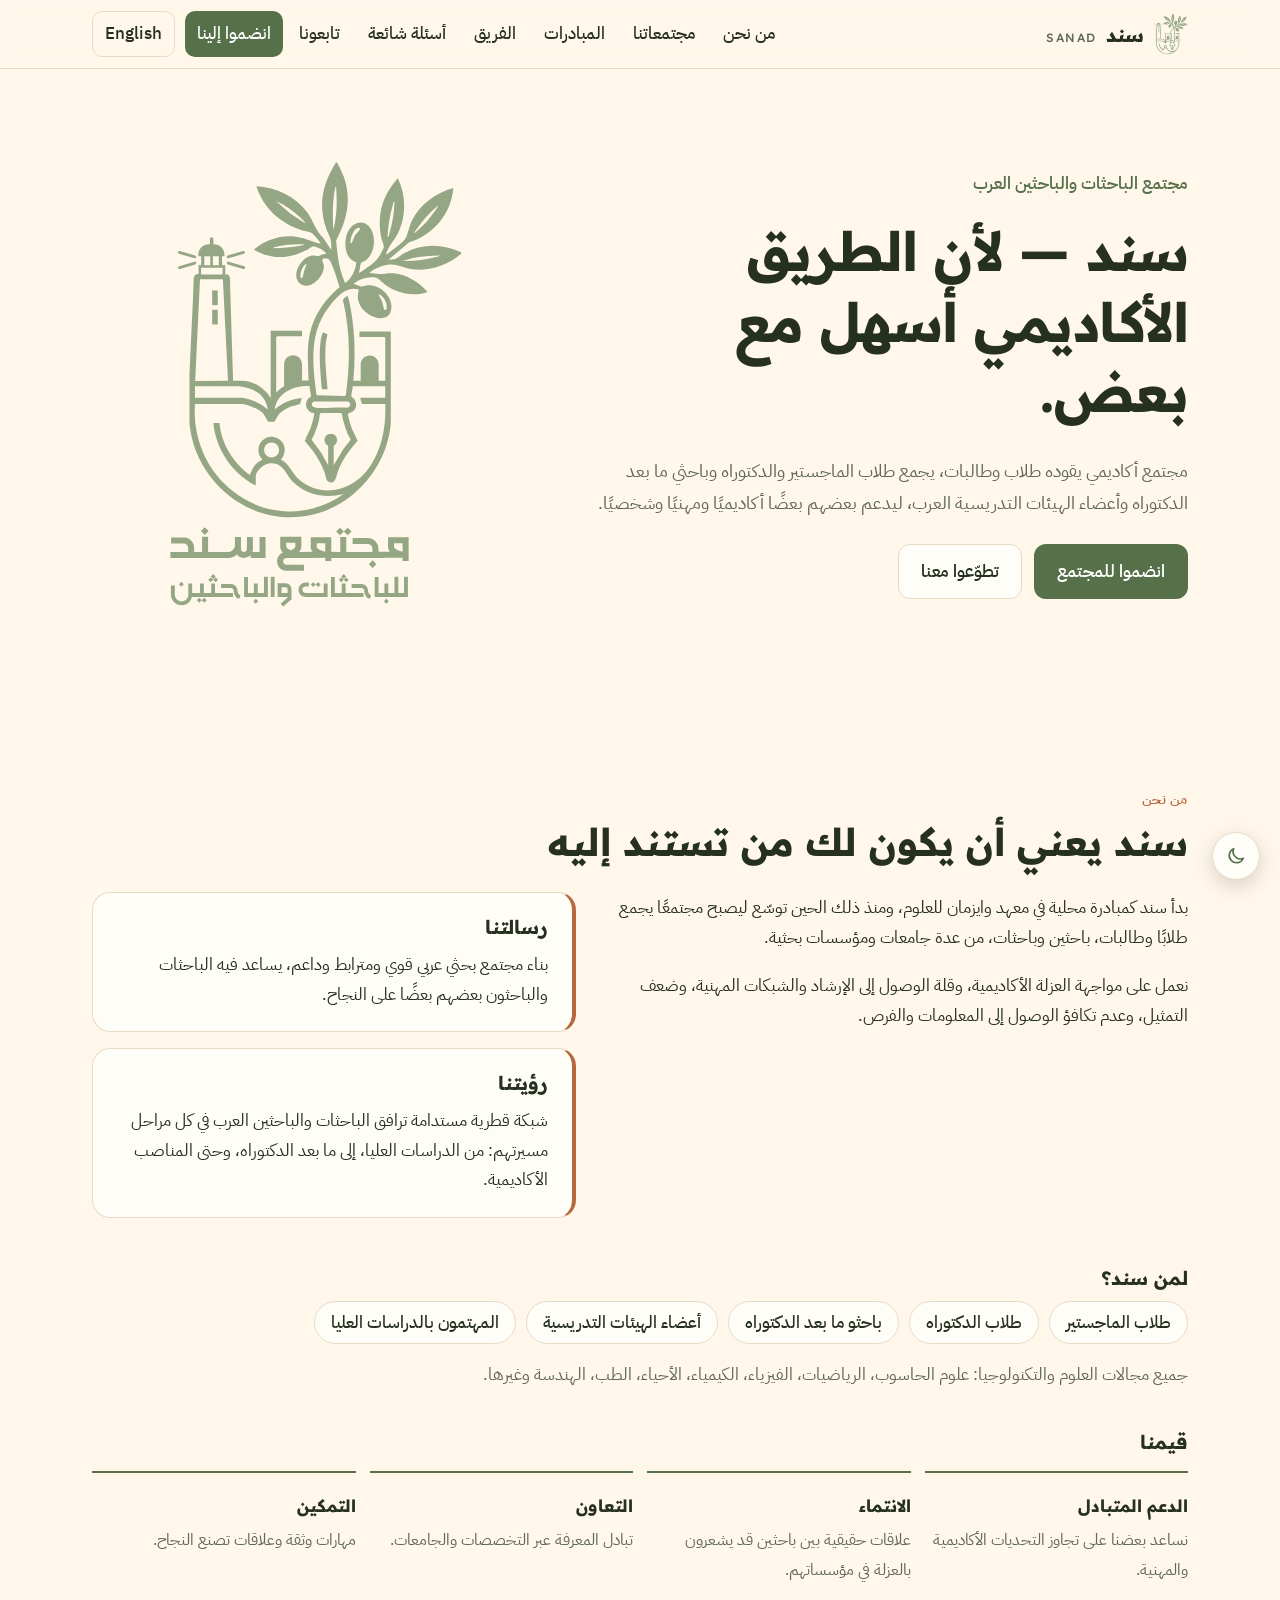
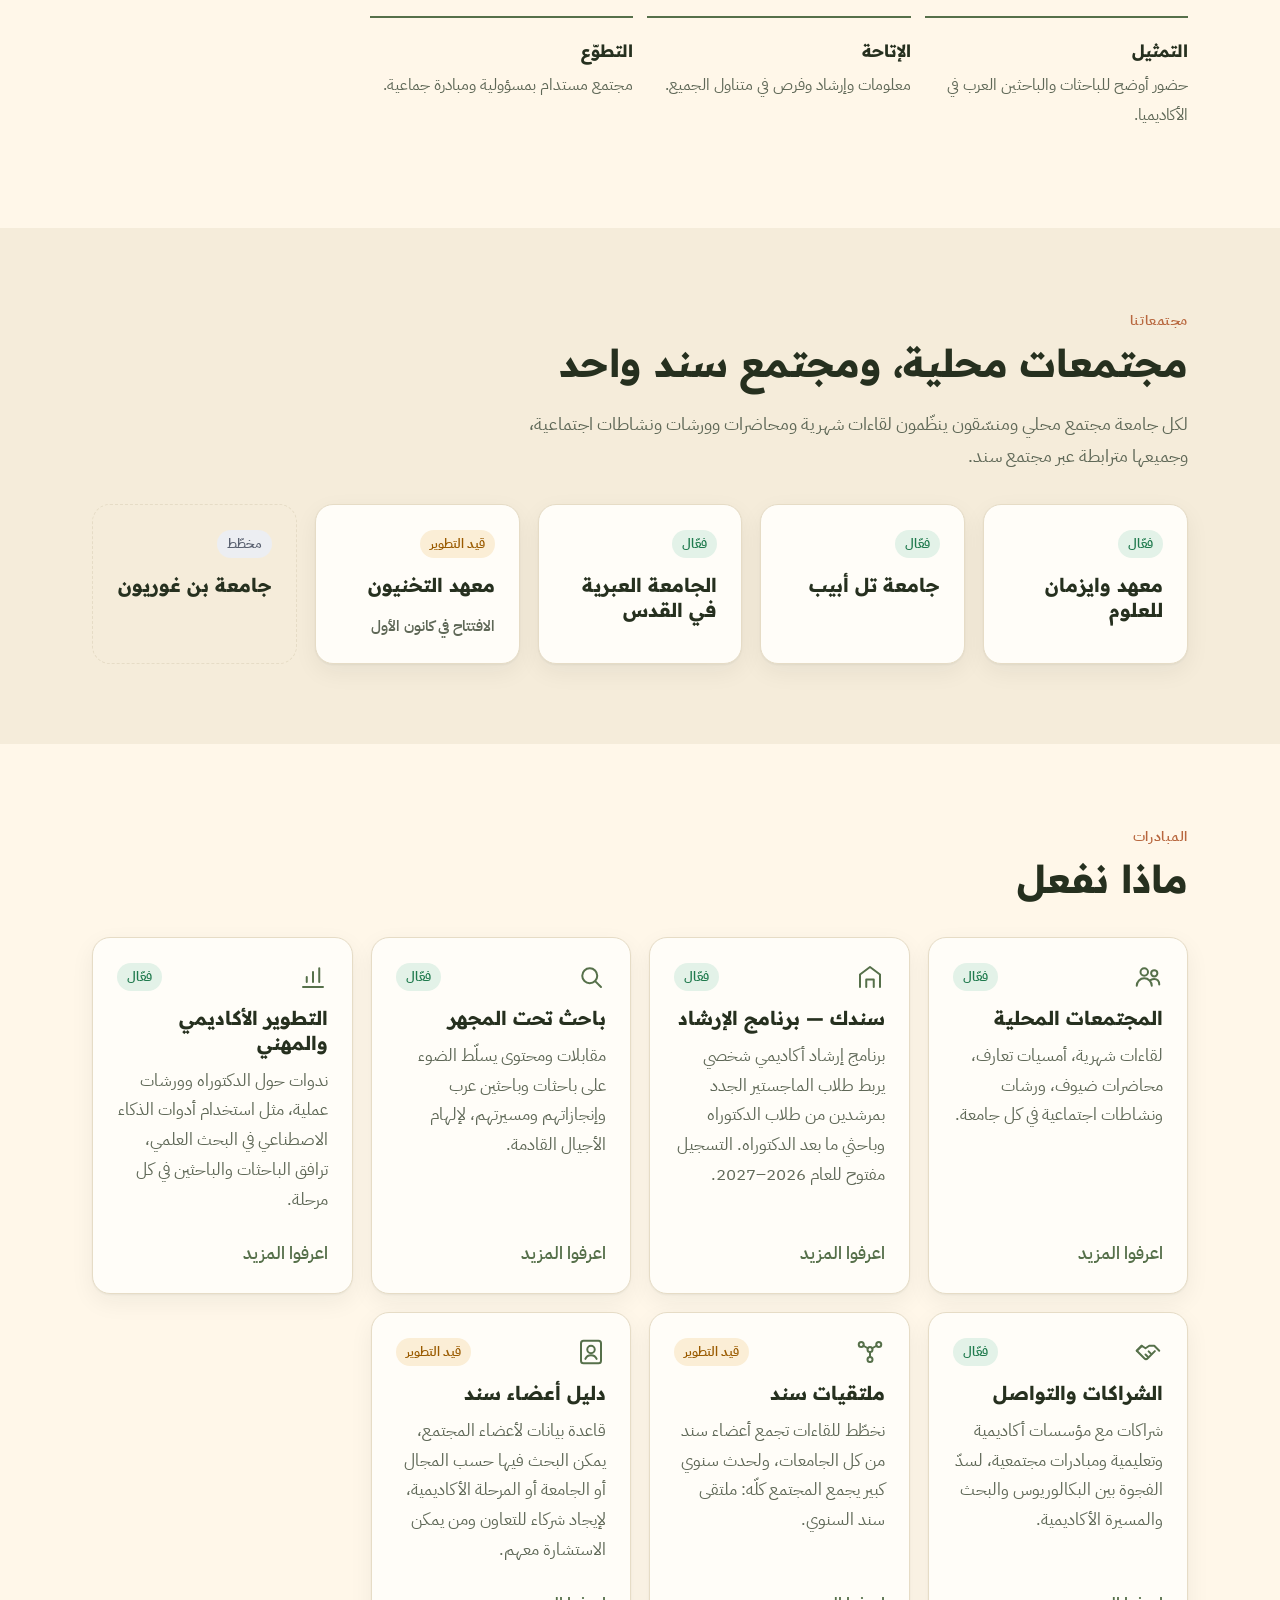
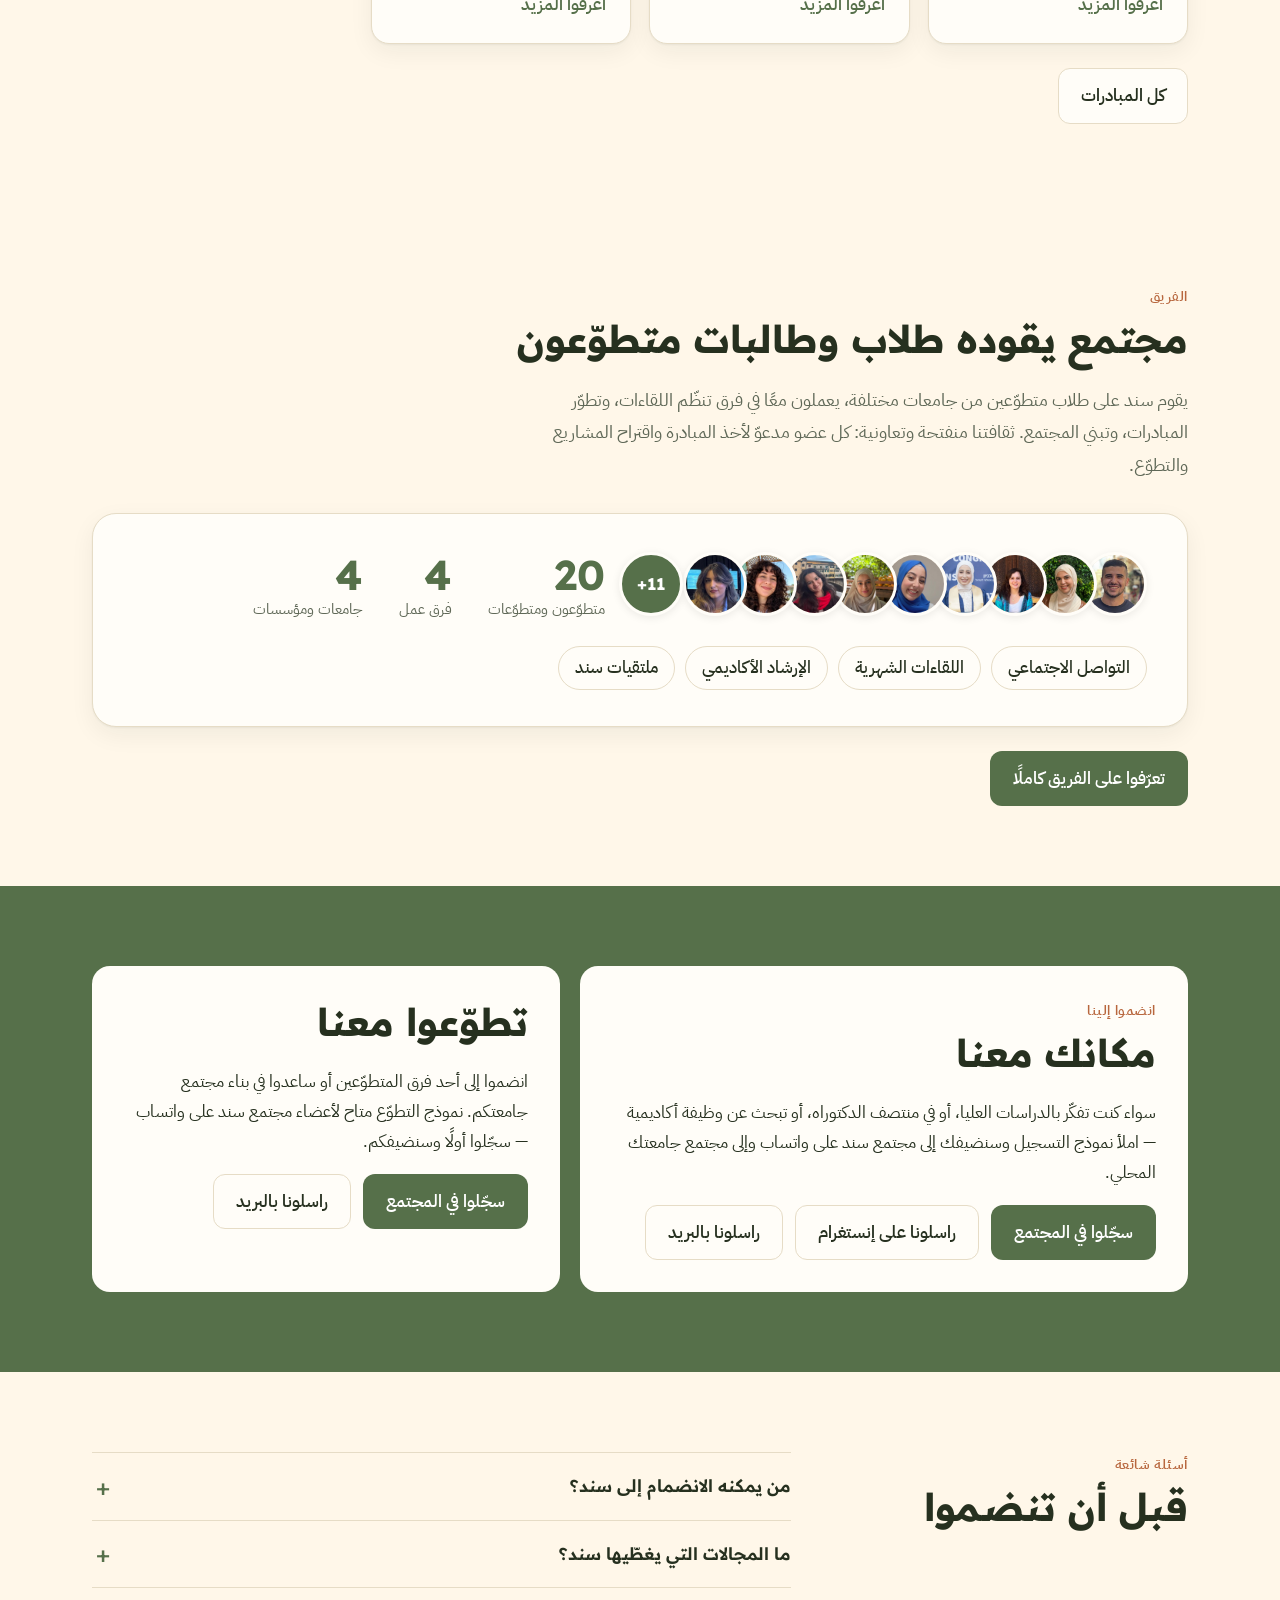
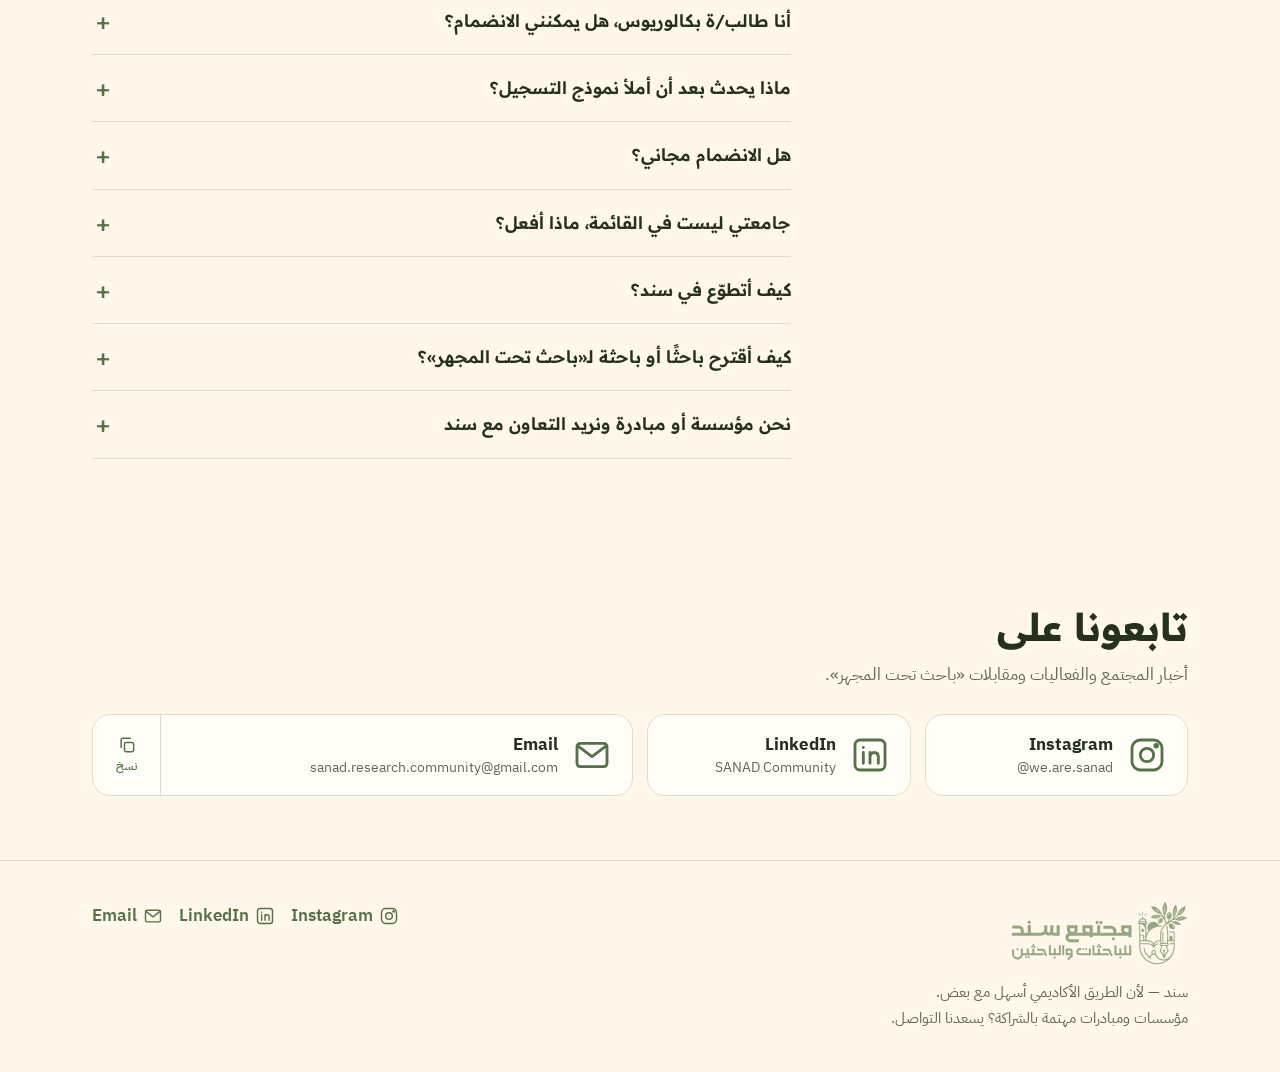
<file: index.html>
<!doctype html>
<html lang="ar" dir="rtl">
<head>
  <meta charset="utf-8">
  <meta name="viewport" content="width=device-width, initial-scale=1">
  <title>سند | SANAD</title>
  <meta name="description" content="مجتمع أكاديمي يقوده طلاب وطالبات، يجمع الباحثات والباحثين العرب في الجامعات والمؤسسات البحثية: مجتمعات محلية، إرشاد أكاديمي، ومبادرات. لأن الطريق الأكاديمي أسهل مع بعض.">
  <meta property="og:type" content="website">
  <meta property="og:site_name" content="سند | SANAD">
  <meta property="og:locale" content="ar_AR">
  <meta property="og:title" content="سند — مجتمع الباحثات والباحثين العرب">
  <meta property="og:description" content="مجتمع أكاديمي يقوده طلاب وطالبات، يجمع الباحثات والباحثين العرب في الجامعات والمؤسسات البحثية: مجتمعات محلية، إرشاد أكاديمي، ومبادرات. لأن الطريق الأكاديمي أسهل مع بعض.">
  <meta property="og:url" content="https://sanad-community.github.io/">
  <meta property="og:image" content="https://sanad-community.github.io/images/og-image.png">
  <meta property="og:image:width" content="1200">
  <meta property="og:image:height" content="630">
  <meta property="og:image:alt" content="شعار مجتمع سند للباحثات والباحثين">
  <meta name="twitter:card" content="summary_large_image">
  <link rel="preconnect" href="https://fonts.googleapis.com">
  <link rel="preconnect" href="https://fonts.gstatic.com" crossorigin>
  <link href="https://fonts.googleapis.com/css2?family=IBM+Plex+Sans+Arabic:wght@400;500;600&family=Readex+Pro:wght@500;600;700&display=swap" rel="stylesheet">
  <link rel="icon" type="image/svg+xml" href="images/brand/logo-mark.svg">
  <link rel="stylesheet" href="styles.css">
  <script>
    // Apply a saved light/dark choice before the page paints; otherwise follow the system setting.
    try { const t = localStorage.getItem("sanad-theme"); if (t === "light" || t === "dark") document.documentElement.dataset.theme = t; } catch (e) {}
  </script>
</head>
<body>
  <header class="site-header">
    <div class="wrap header-inner">
      <a href="#top" class="brand" aria-label="SANAD">
        <img class="brand-logo" src="images/brand/logo-mark.svg" alt="" width="34" height="42">
        <span class="brand-name">سند <span class="brand-latin">SANAD</span></span>
      </a>
      <button class="menu-toggle" aria-expanded="false" aria-controls="nav" aria-label="Menu">
        <span></span><span></span><span></span>
      </button>
      <nav id="nav" class="nav">
        <a href="#about" data-t="navAbout"></a>
        <a href="#communities" data-t="navCommunities"></a>
        <a href="programs.html" data-t="navPrograms"></a>
        <a href="team.html" data-t="navTeam"></a>
        <a href="#faq" data-t="navFaq"></a>
        <a href="#find-us" data-t="navFindUs"></a>
        <a href="join.html" class="nav-cta" data-t="navJoin"></a>
        <button class="lang" type="button" data-t="langSwitch"></button>
      </nav>
    </div>
  </header>

  <main id="top">
    <section class="hero">
      <div class="wrap hero-grid">
        <div class="hero-copy">
          <p class="eyebrow" data-t="heroEyebrow"></p>
          <h1 data-t="heroTitle"></h1>
          <p class="lead" data-t="heroText"></p>
          <div class="actions">
            <a href="join.html" class="btn btn-primary" data-t="ctaJoin"></a>
            <a href="#volunteer" class="btn btn-ghost" data-t="ctaVolunteer"></a>
          </div>
        </div>
        <div class="hero-art"><img class="hero-logo" src="images/brand/logo.svg" alt="مجتمع سند للباحثات والباحثين — SANAD" width="396" height="606"></div>
      </div>
    </section>

    <section id="about" class="section">
      <div class="wrap">
        <p class="kicker" data-t="aboutKicker"></p>
        <h2 data-t="aboutTitle"></h2>
        <div class="about-grid">
          <div class="prose">
            <p data-t="aboutStory"></p>
            <p data-t="aboutChallenges"></p>
          </div>
          <div class="mv">
            <div class="mv-card"><h3 data-t="missionLabel"></h3><p data-t="mission"></p></div>
            <div class="mv-card"><h3 data-t="visionLabel"></h3><p data-t="vision"></p></div>
          </div>
        </div>

        <div class="audience">
          <h3 data-t="audienceTitle"></h3>
          <ul class="chips" id="audience"></ul>
          <p class="muted" data-t="audienceFields"></p>
        </div>

        <h3 class="sub" data-t="valuesTitle"></h3>
        <ul class="values" id="values"></ul>
      </div>
    </section>

    <section id="communities" class="section section-tint">
      <div class="wrap">
        <p class="kicker" data-t="communitiesKicker"></p>
        <h2 data-t="communitiesTitle"></h2>
        <p class="lead narrow" data-t="communitiesText"></p>
        <div class="cards" id="communityList"></div>
      </div>
    </section>

    <section id="world" class="section" hidden>
      <div class="wrap">
        <p class="kicker" data-t="worldKicker"></p>
        <h2 data-t="worldTitle"></h2>
        <p class="lead narrow" data-t="worldText"></p>
        <div id="worldMap"></div>
      </div>
    </section>

    <section id="programs" class="section">
      <div class="wrap">
        <p class="kicker" data-t="programsKicker"></p>
        <h2 data-t="programsTitle"></h2>
        <div class="cards cards-3" id="programList"></div>
        <div class="actions"><a href="programs.html" class="btn btn-ghost" data-t="allPrograms"></a></div>
      </div>
    </section>

    <section id="team" class="section">
      <div class="wrap">
        <p class="kicker" data-t="teamKicker"></p>
        <h2 data-t="teamTitle"></h2>
        <p class="lead narrow" data-t="teamText"></p>
        <div class="team-summary" id="teamList"></div>
        <div class="actions"><a href="team.html" class="btn btn-primary" data-t="seeFullTeam"></a></div>
      </div>
    </section>

    <section id="join" class="section join">
      <div class="wrap join-grid">
        <div class="join-card join-main">
          <p class="kicker" data-t="joinKicker"></p>
          <h2 data-t="joinTitle"></h2>
          <p data-t="joinText"></p>
          <div class="actions" id="joinActions"></div>
        </div>
        <div class="join-card" id="volunteer">
          <h2 data-t="volunteerTitle"></h2>
          <p data-t="volunteerText"></p>
          <div class="actions" id="volunteerActions"></div>
        </div>
      </div>
    </section>
    <section id="faq" class="section">
      <div class="wrap faq-wrap">
        <div>
          <p class="kicker" data-t="faqKicker"></p>
          <h2 data-t="faqTitle"></h2>
        </div>
        <div class="faq" id="faqList"></div>
      </div>
    </section>

    <section id="find-us" class="section find-us">
      <div class="wrap">
        <h2 data-t="findUsTitle"></h2>
        <p class="muted" data-t="findUsText"></p>
        <div class="find-grid" id="findUs"></div>
      </div>
    </section>
  </main>

  <footer class="site-footer">
    <div class="wrap footer-inner">
      <div>
        <img class="footer-logo" src="images/brand/logo-h-ar.svg" alt="مجتمع سند للباحثات والباحثين — SANAD">
        <p class="muted" data-t="footerTagline"></p>
        <p class="muted" data-t="footerPartners"></p>
      </div>
      <div class="social" id="social"></div>
    </div>
  </footer>

  <script src="content.js"></script>
  <script src="app.js"></script>
  <script data-goatcounter="https://sanad-community.goatcounter.com/count" async src="https://gc.zgo.at/count.js"></script>
</body>
</html>
</file>
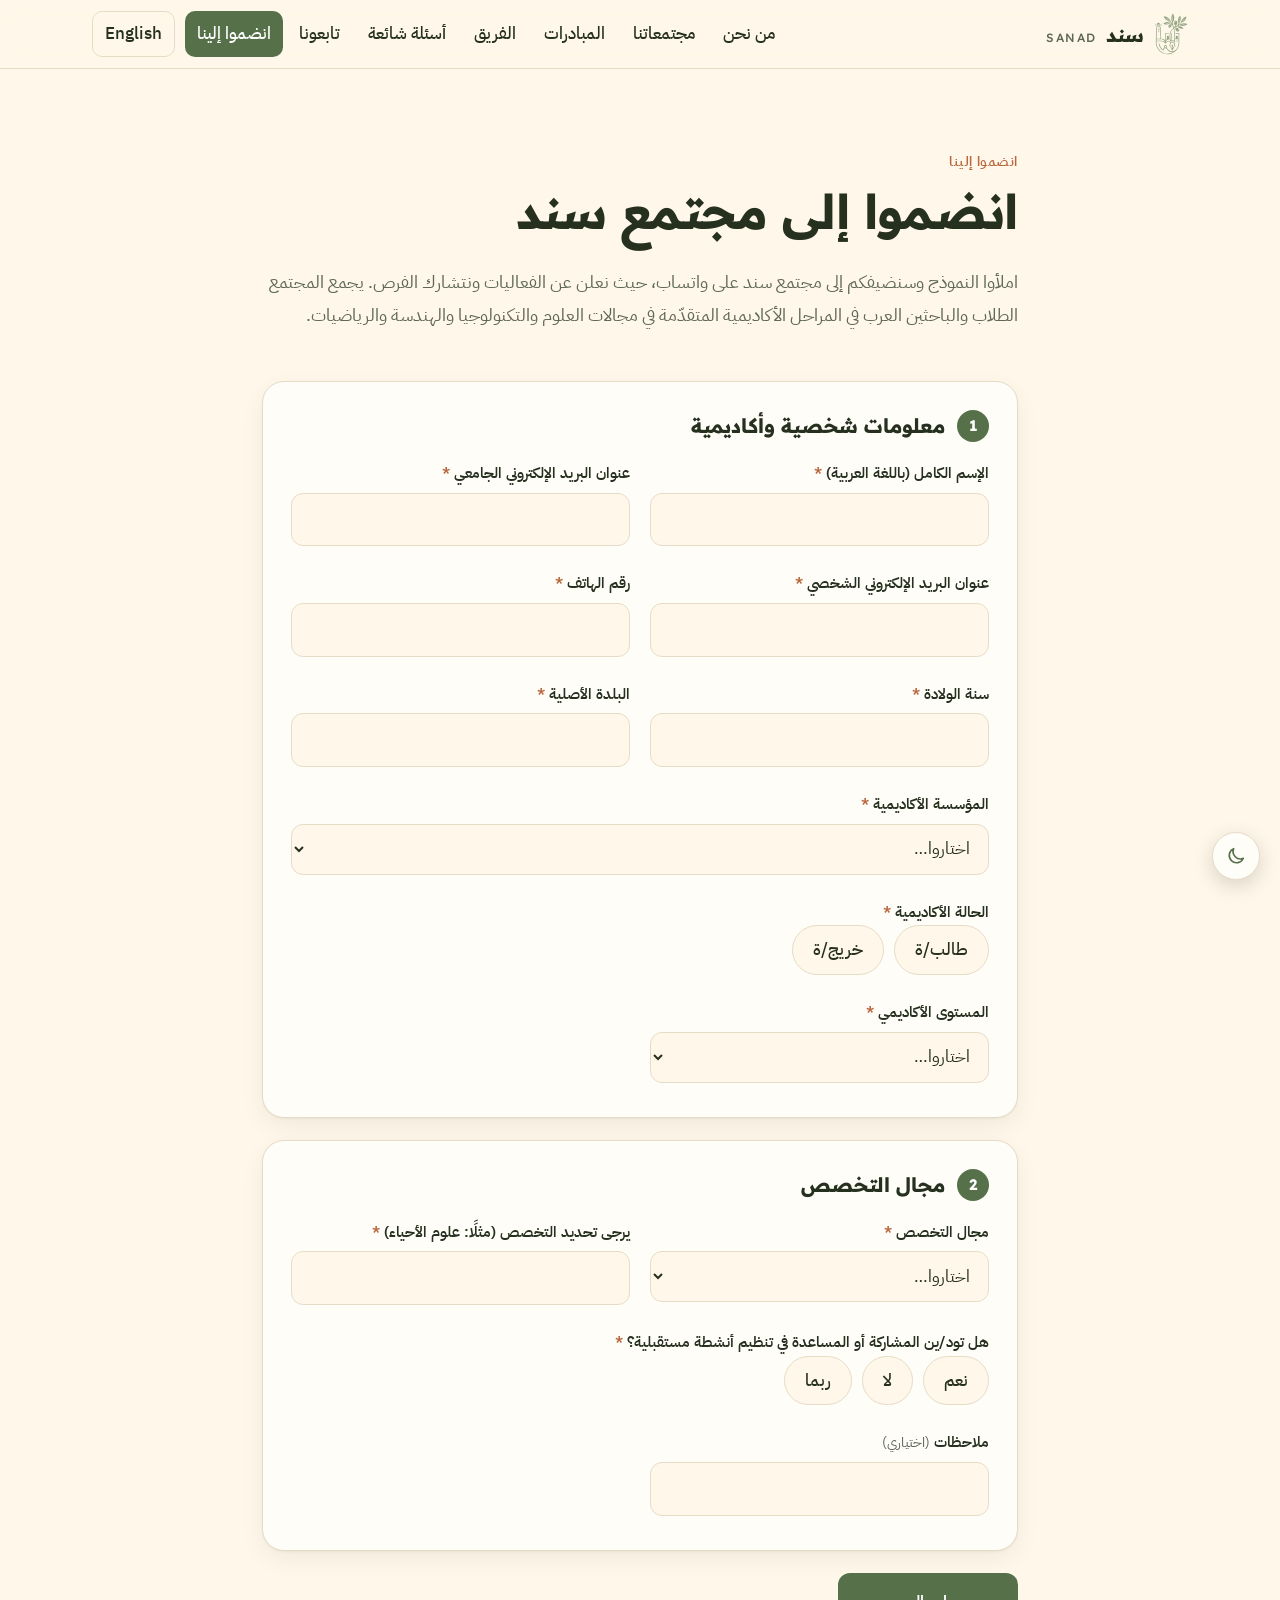
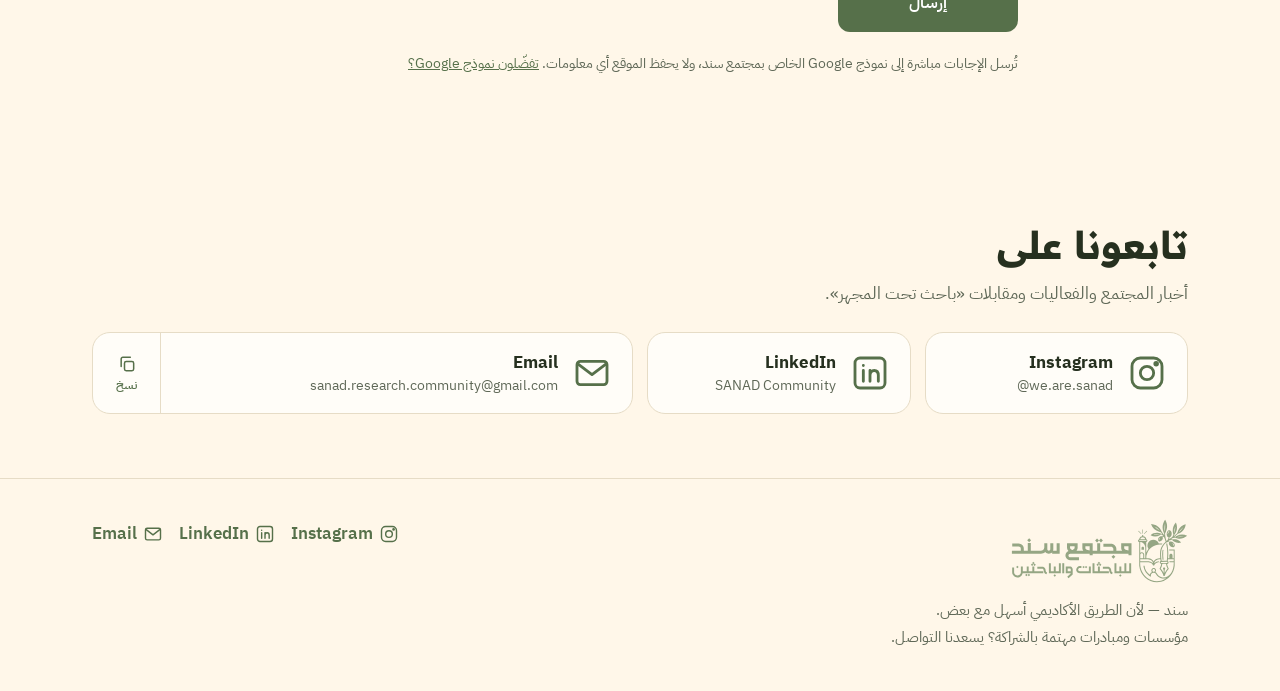
<file: join.html>
<!doctype html>
<html lang="ar" dir="rtl">
<head>
  <meta charset="utf-8">
  <meta name="viewport" content="width=device-width, initial-scale=1">
  <title>انضموا إلى سند | Join SANAD</title>
  <meta name="description" content="انضموا إلى مجتمع سند للباحثات والباحثين العرب: املأوا النموذج وسنضيفكم إلى مجتمع سند على واتساب.">
  <meta property="og:type" content="website">
  <meta property="og:site_name" content="سند | SANAD">
  <meta property="og:locale" content="ar_AR">
  <meta property="og:title" content="انضموا إلى مجتمع سند">
  <meta property="og:description" content="املأوا النموذج وسنضيفكم إلى مجتمع سند على واتساب.">
  <meta property="og:url" content="https://sanad-community.github.io/join.html">
  <meta property="og:image" content="https://sanad-community.github.io/images/og-image.png">
  <meta property="og:image:width" content="1200">
  <meta property="og:image:height" content="630">
  <meta property="og:image:alt" content="شعار مجتمع سند للباحثات والباحثين">
  <meta name="twitter:card" content="summary_large_image">
  <link rel="preconnect" href="https://fonts.googleapis.com">
  <link rel="preconnect" href="https://fonts.gstatic.com" crossorigin>
  <link href="https://fonts.googleapis.com/css2?family=IBM+Plex+Sans+Arabic:wght@400;500;600&family=Readex+Pro:wght@500;600;700&display=swap" rel="stylesheet">
  <link rel="icon" type="image/svg+xml" href="images/brand/logo-mark.svg">
  <link rel="stylesheet" href="styles.css">
  <script>
    // Apply a saved light/dark choice before the page paints; otherwise follow the system setting.
    try { const t = localStorage.getItem("sanad-theme"); if (t === "light" || t === "dark") document.documentElement.dataset.theme = t; } catch (e) {}
  </script>
</head>
<body>
  <header class="site-header">
    <div class="wrap header-inner">
      <a href="index.html" class="brand" aria-label="SANAD">
        <img class="brand-logo" src="images/brand/logo-mark.svg" alt="" width="34" height="42">
        <span class="brand-name">سند <span class="brand-latin">SANAD</span></span>
      </a>
      <button class="menu-toggle" aria-expanded="false" aria-controls="nav" aria-label="Menu">
        <span></span><span></span><span></span>
      </button>
      <nav id="nav" class="nav">
        <a href="index.html#about" data-t="navAbout"></a>
        <a href="index.html#communities" data-t="navCommunities"></a>
        <a href="programs.html" data-t="navPrograms"></a>
        <a href="team.html" data-t="navTeam"></a>
        <a href="index.html#faq" data-t="navFaq"></a>
        <a href="#find-us" data-t="navFindUs"></a>
        <a href="join.html" aria-current="page" class="nav-cta" data-t="navJoin"></a>
        <button class="lang" type="button" data-t="langSwitch"></button>
      </nav>
    </div>
  </header>

  <main id="top">
    <section class="page-hero form-hero">
      <div class="wrap narrow-wrap">
        <p class="kicker" id="formKicker"></p>
        <h1 id="formTitle"></h1>
        <p class="lead" id="formIntro"></p>
      </div>
    </section>

    <section class="section section-top-0">
      <div class="wrap narrow-wrap" id="siteForm" data-form="join"></div>
    </section>

    <section id="find-us" class="section find-us">
      <div class="wrap">
        <h2 data-t="findUsTitle"></h2>
        <p class="muted" data-t="findUsText"></p>
        <div class="find-grid" id="findUs"></div>
      </div>
    </section>
  </main>

  <footer class="site-footer">
    <div class="wrap footer-inner">
      <div>
        <img class="footer-logo" src="images/brand/logo-h-ar.svg" alt="مجتمع سند للباحثات والباحثين — SANAD">
        <p class="muted" data-t="footerTagline"></p>
        <p class="muted" data-t="footerPartners"></p>
      </div>
      <div class="social" id="social"></div>
    </div>
  </footer>

  <script src="content.js"></script>
  <script src="app.js"></script>
  <script src="forms.js"></script>
  <script data-goatcounter="https://sanad-community.goatcounter.com/count" async src="https://gc.zgo.at/count.js"></script>
</body>
</html>
</file>
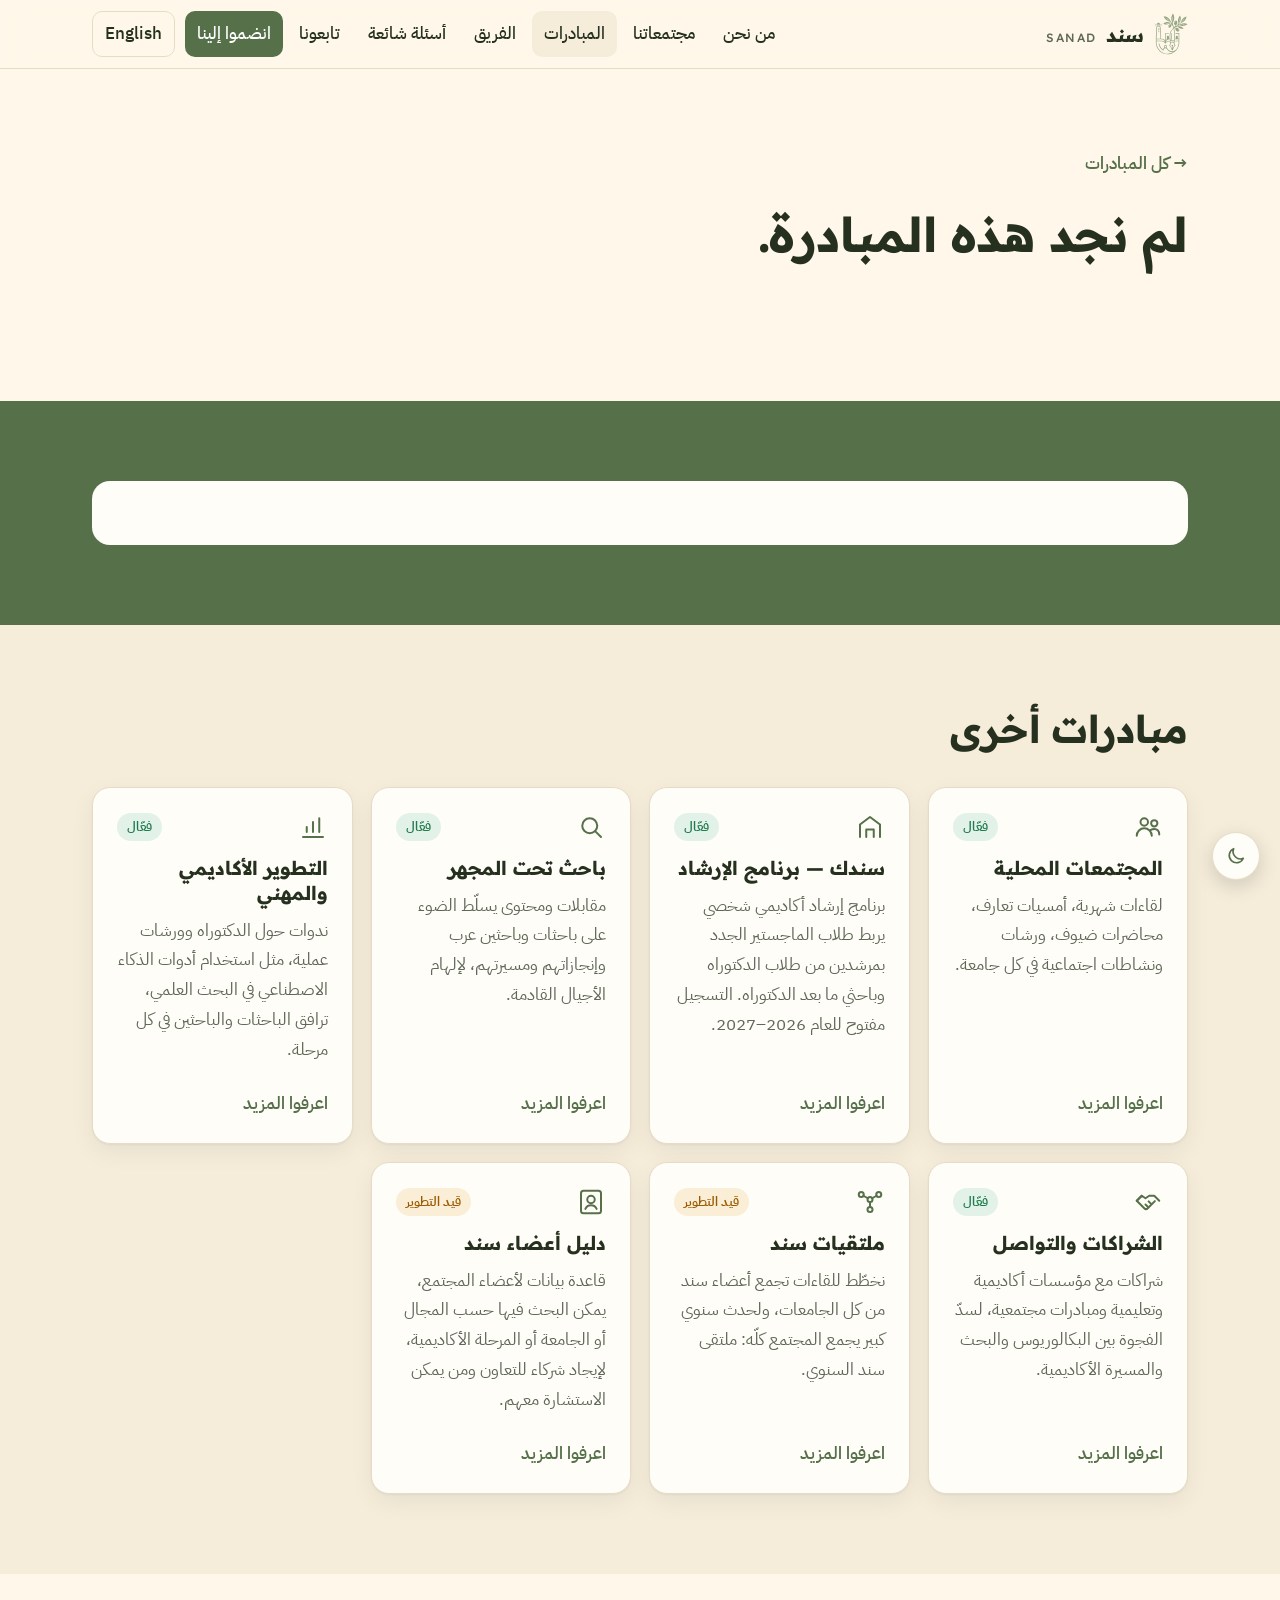
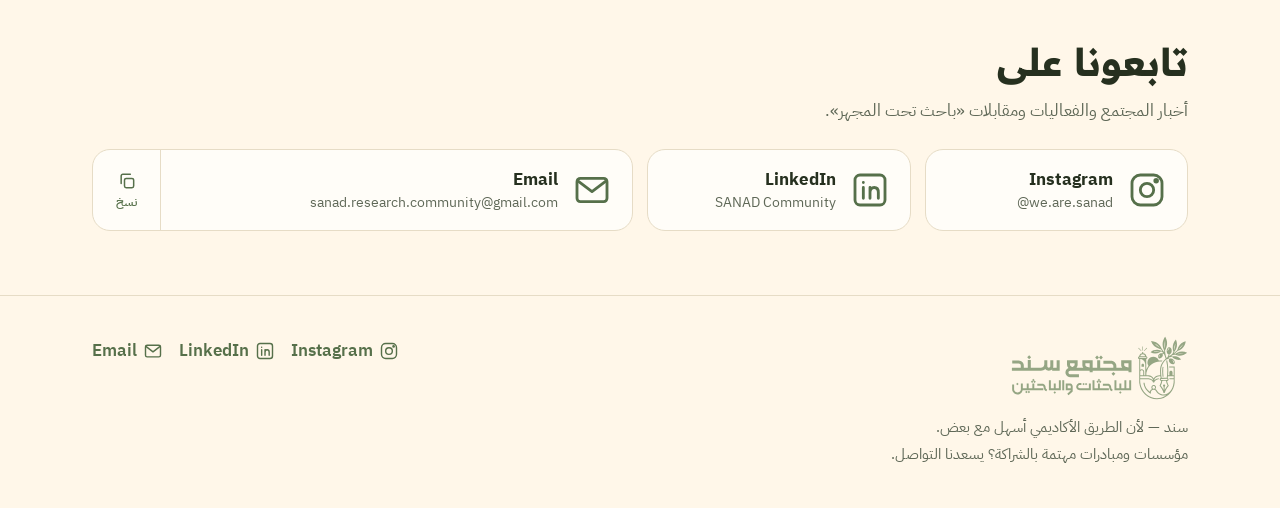
<file: program.html>
<!doctype html>
<html lang="ar" dir="rtl">
<head>
  <meta charset="utf-8">
  <meta name="viewport" content="width=device-width, initial-scale=1">
  <title>مبادرة | SANAD</title>
  <meta name="description" content="تعرّفوا على مبادرات مجتمع سند للباحثات والباحثين العرب.">
  <meta property="og:type" content="website">
  <meta property="og:site_name" content="سند | SANAD">
  <meta property="og:locale" content="ar_AR">
  <meta property="og:title" content="مبادرات سند">
  <meta property="og:description" content="تعرّفوا على مبادرات مجتمع سند للباحثات والباحثين العرب.">
  <meta property="og:url" content="https://sanad-community.github.io/programs.html">
  <meta property="og:image" content="https://sanad-community.github.io/images/og-image.png">
  <meta property="og:image:width" content="1200">
  <meta property="og:image:height" content="630">
  <meta property="og:image:alt" content="شعار مجتمع سند للباحثات والباحثين">
  <meta name="twitter:card" content="summary_large_image">
  <link rel="preconnect" href="https://fonts.googleapis.com">
  <link rel="preconnect" href="https://fonts.gstatic.com" crossorigin>
  <link href="https://fonts.googleapis.com/css2?family=IBM+Plex+Sans+Arabic:wght@400;500;600&family=Readex+Pro:wght@500;600;700&display=swap" rel="stylesheet">
  <link rel="icon" type="image/svg+xml" href="images/brand/logo-mark.svg">
  <link rel="stylesheet" href="styles.css">
  <script>
    // Apply a saved light/dark choice before the page paints; otherwise follow the system setting.
    try { const t = localStorage.getItem("sanad-theme"); if (t === "light" || t === "dark") document.documentElement.dataset.theme = t; } catch (e) {}
  </script>
</head>
<body>
  <header class="site-header">
    <div class="wrap header-inner">
      <a href="index.html" class="brand" aria-label="SANAD">
        <img class="brand-logo" src="images/brand/logo-mark.svg" alt="" width="34" height="42">
        <span class="brand-name">سند <span class="brand-latin">SANAD</span></span>
      </a>
      <button class="menu-toggle" aria-expanded="false" aria-controls="nav" aria-label="Menu">
        <span></span><span></span><span></span>
      </button>
      <nav id="nav" class="nav">
        <a href="index.html#about" data-t="navAbout"></a>
        <a href="index.html#communities" data-t="navCommunities"></a>
        <a href="programs.html" aria-current="page" data-t="navPrograms"></a>
        <a href="team.html" data-t="navTeam"></a>
        <a href="index.html#faq" data-t="navFaq"></a>
        <a href="#find-us" data-t="navFindUs"></a>
        <a href="join.html" class="nav-cta" data-t="navJoin"></a>
        <button class="lang" type="button" data-t="langSwitch"></button>
      </nav>
    </div>
  </header>

  <main id="top">
    <section class="page-hero">
      <div class="wrap">
        <a class="back-link" href="programs.html" data-t="allPrograms"></a>
        <div id="programHead"></div>
      </div>
    </section>

    <section class="section section-top-0">
      <div class="wrap" id="programBody"></div>
    </section>

    <section class="section join">
      <div class="wrap">
        <div class="join-card" id="programCta"></div>
      </div>
    </section>

    <section class="section section-tint">
      <div class="wrap">
        <h2 data-t="otherPrograms"></h2>
        <div class="cards cards-3" id="otherPrograms"></div>
      </div>
    </section>

    <section id="find-us" class="section find-us">
      <div class="wrap">
        <h2 data-t="findUsTitle"></h2>
        <p class="muted" data-t="findUsText"></p>
        <div class="find-grid" id="findUs"></div>
      </div>
    </section>
  </main>

  <footer class="site-footer">
    <div class="wrap footer-inner">
      <div>
        <img class="footer-logo" src="images/brand/logo-h-ar.svg" alt="مجتمع سند للباحثات والباحثين — SANAD">
        <p class="muted" data-t="footerTagline"></p>
        <p class="muted" data-t="footerPartners"></p>
      </div>
      <div class="social" id="social"></div>
    </div>
  </footer>

  <script src="content.js"></script>
  <script src="app.js"></script>
  <script data-goatcounter="https://sanad-community.goatcounter.com/count" async src="https://gc.zgo.at/count.js"></script>
</body>
</html>
</file>
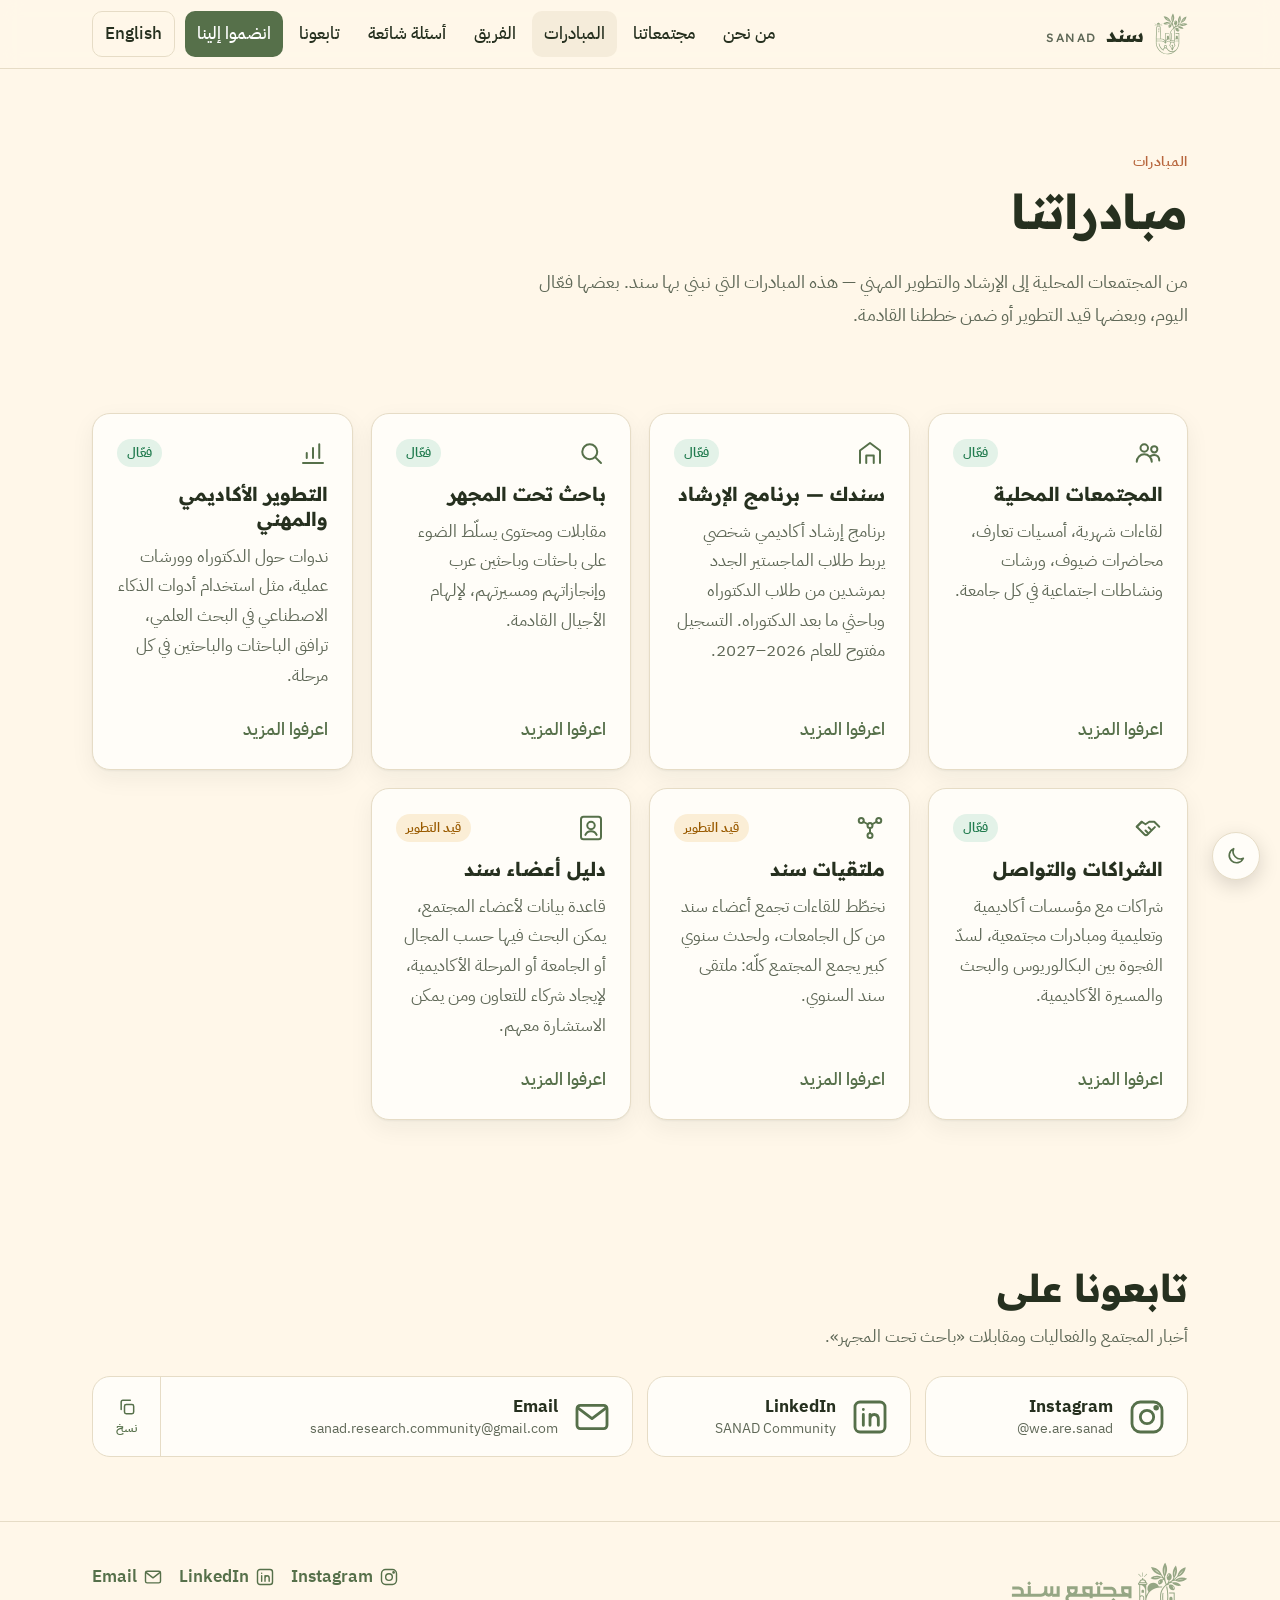
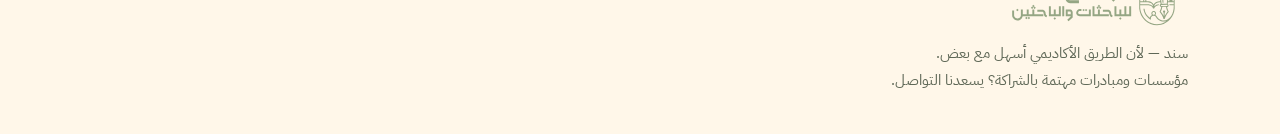
<file: programs.html>
<!doctype html>
<html lang="ar" dir="rtl">
<head>
  <meta charset="utf-8">
  <meta name="viewport" content="width=device-width, initial-scale=1">
  <title>مبادراتنا | SANAD Programs</title>
  <meta name="description" content="المجتمعات المحلية، برنامج الإرشاد «سندك»، سلسلة «باحث تحت المجهر»، التطوير الأكاديمي والمزيد من مبادرات مجتمع سند.">
  <meta property="og:type" content="website">
  <meta property="og:site_name" content="سند | SANAD">
  <meta property="og:locale" content="ar_AR">
  <meta property="og:title" content="مبادرات سند">
  <meta property="og:description" content="المجتمعات المحلية، برنامج الإرشاد «سندك»، سلسلة «باحث تحت المجهر»، التطوير الأكاديمي والمزيد من مبادرات مجتمع سند.">
  <meta property="og:url" content="https://sanad-community.github.io/programs.html">
  <meta property="og:image" content="https://sanad-community.github.io/images/og-image.png">
  <meta property="og:image:width" content="1200">
  <meta property="og:image:height" content="630">
  <meta property="og:image:alt" content="شعار مجتمع سند للباحثات والباحثين">
  <meta name="twitter:card" content="summary_large_image">
  <link rel="preconnect" href="https://fonts.googleapis.com">
  <link rel="preconnect" href="https://fonts.gstatic.com" crossorigin>
  <link href="https://fonts.googleapis.com/css2?family=IBM+Plex+Sans+Arabic:wght@400;500;600&family=Readex+Pro:wght@500;600;700&display=swap" rel="stylesheet">
  <link rel="icon" type="image/svg+xml" href="images/brand/logo-mark.svg">
  <link rel="stylesheet" href="styles.css">
  <script>
    // Apply a saved light/dark choice before the page paints; otherwise follow the system setting.
    try { const t = localStorage.getItem("sanad-theme"); if (t === "light" || t === "dark") document.documentElement.dataset.theme = t; } catch (e) {}
  </script>
</head>
<body>
  <header class="site-header">
    <div class="wrap header-inner">
      <a href="index.html" class="brand" aria-label="SANAD">
        <img class="brand-logo" src="images/brand/logo-mark.svg" alt="" width="34" height="42">
        <span class="brand-name">سند <span class="brand-latin">SANAD</span></span>
      </a>
      <button class="menu-toggle" aria-expanded="false" aria-controls="nav" aria-label="Menu">
        <span></span><span></span><span></span>
      </button>
      <nav id="nav" class="nav">
        <a href="index.html#about" data-t="navAbout"></a>
        <a href="index.html#communities" data-t="navCommunities"></a>
        <a href="programs.html" aria-current="page" data-t="navPrograms"></a>
        <a href="team.html" data-t="navTeam"></a>
        <a href="index.html#faq" data-t="navFaq"></a>
        <a href="#find-us" data-t="navFindUs"></a>
        <a href="join.html" class="nav-cta" data-t="navJoin"></a>
        <button class="lang" type="button" data-t="langSwitch"></button>
      </nav>
    </div>
  </header>

  <main id="top">
    <section class="page-hero">
      <div class="wrap">
        <p class="kicker" data-t="programsKicker"></p>
        <h1 data-t="programsPageTitle"></h1>
        <p class="lead narrow" data-t="programsPageText"></p>
      </div>
    </section>

    <section class="section section-top-0">
      <div class="wrap">
        <div class="cards cards-3" id="allPrograms"></div>
      </div>
    </section>

    <section id="find-us" class="section find-us">
      <div class="wrap">
        <h2 data-t="findUsTitle"></h2>
        <p class="muted" data-t="findUsText"></p>
        <div class="find-grid" id="findUs"></div>
      </div>
    </section>
  </main>

  <footer class="site-footer">
    <div class="wrap footer-inner">
      <div>
        <img class="footer-logo" src="images/brand/logo-h-ar.svg" alt="مجتمع سند للباحثات والباحثين — SANAD">
        <p class="muted" data-t="footerTagline"></p>
        <p class="muted" data-t="footerPartners"></p>
      </div>
      <div class="social" id="social"></div>
    </div>
  </footer>

  <script src="content.js"></script>
  <script src="app.js"></script>
  <script data-goatcounter="https://sanad-community.goatcounter.com/count" async src="https://gc.zgo.at/count.js"></script>
</body>
</html>
</file>
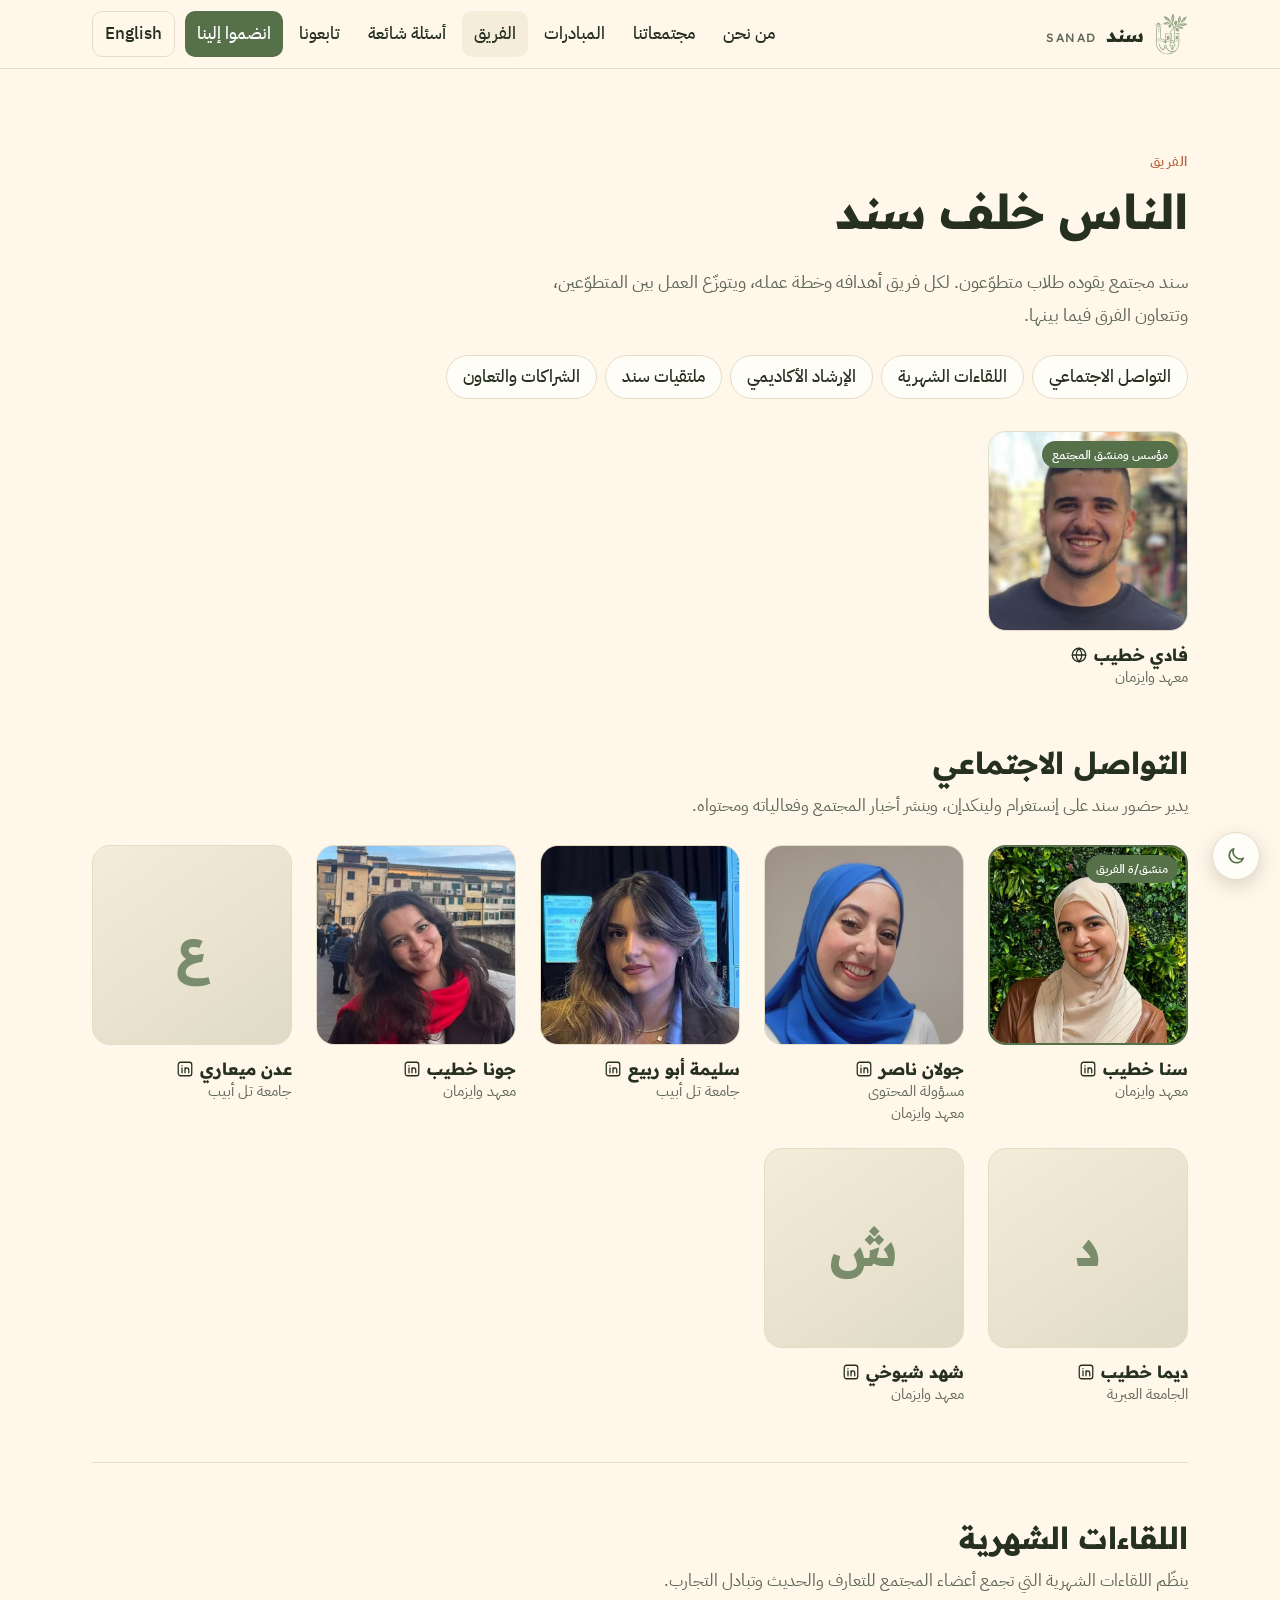
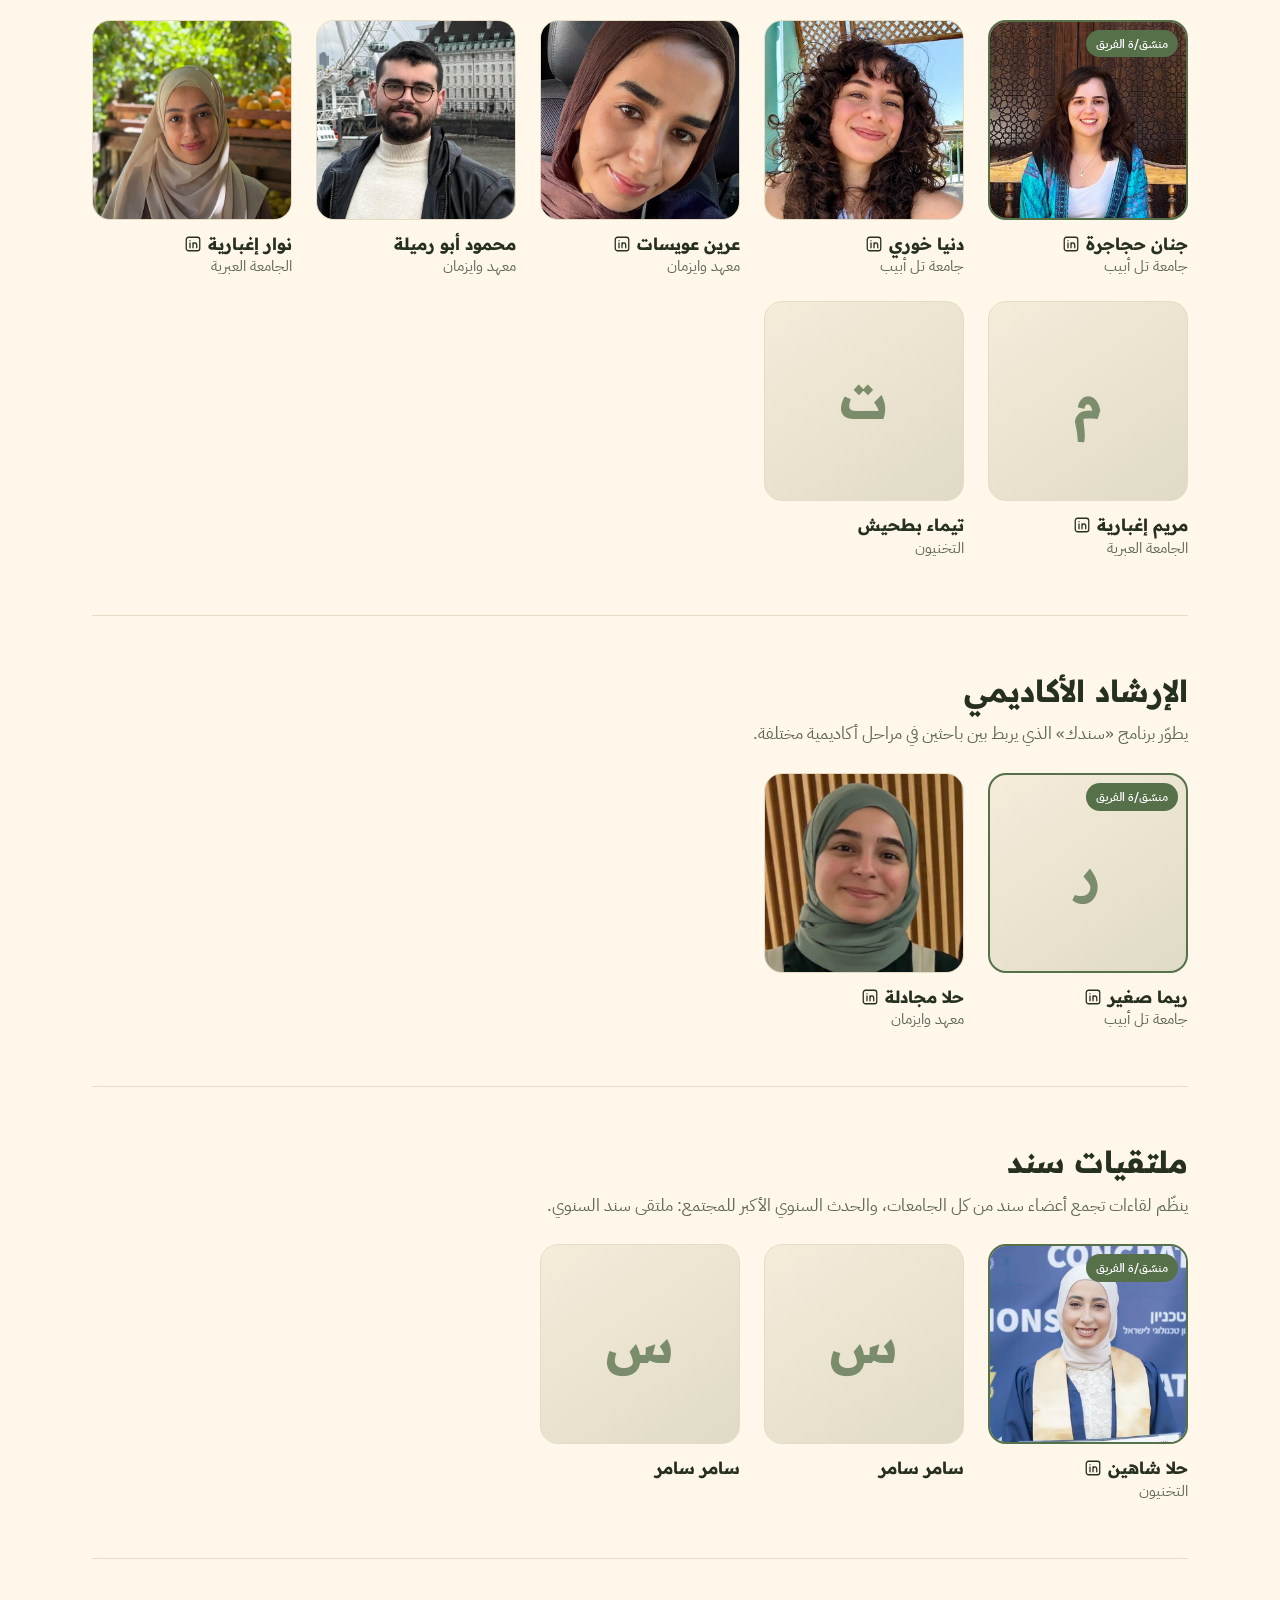
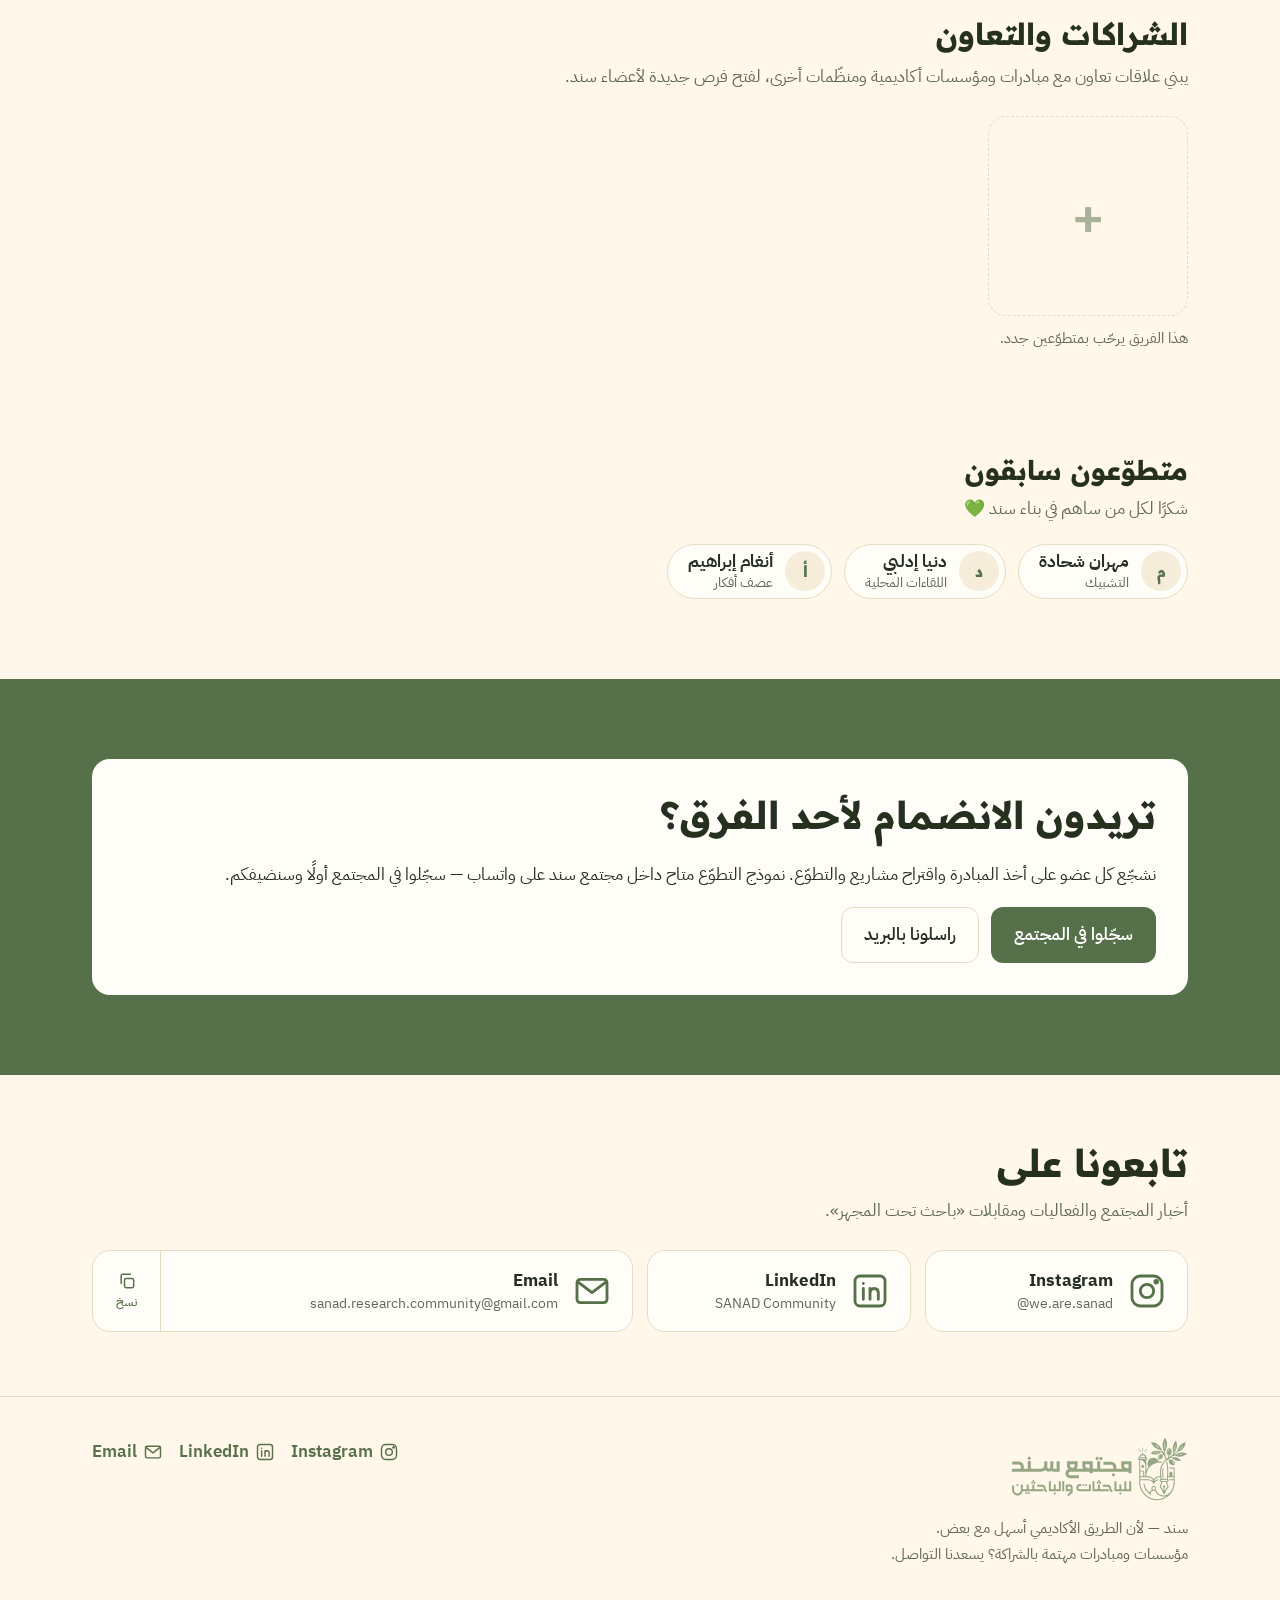
<file: team.html>
<!doctype html>
<html lang="ar" dir="rtl">
<head>
  <meta charset="utf-8">
  <meta name="viewport" content="width=device-width, initial-scale=1">
  <title>الفريق | SANAD Team</title>
  <meta name="description" content="تعرّفوا على الطلاب والطالبات المتطوّعين الذين يبنون مجتمع سند: التواصل الاجتماعي، اللقاءات الشهرية، الإرشاد الأكاديمي، ملتقيات سند والشراكات.">
  <meta property="og:type" content="website">
  <meta property="og:site_name" content="سند | SANAD">
  <meta property="og:locale" content="ar_AR">
  <meta property="og:title" content="فريق سند — الناس خلف المجتمع">
  <meta property="og:description" content="تعرّفوا على الطلاب والطالبات المتطوّعين الذين يبنون مجتمع سند: التواصل الاجتماعي، اللقاءات الشهرية، الإرشاد الأكاديمي، ملتقيات سند والشراكات.">
  <meta property="og:url" content="https://sanad-community.github.io/team.html">
  <meta property="og:image" content="https://sanad-community.github.io/images/og-image.png">
  <meta property="og:image:width" content="1200">
  <meta property="og:image:height" content="630">
  <meta property="og:image:alt" content="شعار مجتمع سند للباحثات والباحثين">
  <meta name="twitter:card" content="summary_large_image">
  <link rel="preconnect" href="https://fonts.googleapis.com">
  <link rel="preconnect" href="https://fonts.gstatic.com" crossorigin>
  <link href="https://fonts.googleapis.com/css2?family=IBM+Plex+Sans+Arabic:wght@400;500;600&family=Readex+Pro:wght@500;600;700&display=swap" rel="stylesheet">
  <link rel="icon" type="image/svg+xml" href="images/brand/logo-mark.svg">
  <link rel="stylesheet" href="styles.css">
  <script>
    // Apply a saved light/dark choice before the page paints; otherwise follow the system setting.
    try { const t = localStorage.getItem("sanad-theme"); if (t === "light" || t === "dark") document.documentElement.dataset.theme = t; } catch (e) {}
  </script>
</head>
<body>
  <header class="site-header">
    <div class="wrap header-inner">
      <a href="index.html" class="brand" aria-label="SANAD">
        <img class="brand-logo" src="images/brand/logo-mark.svg" alt="" width="34" height="42">
        <span class="brand-name">سند <span class="brand-latin">SANAD</span></span>
      </a>
      <button class="menu-toggle" aria-expanded="false" aria-controls="nav" aria-label="Menu">
        <span></span><span></span><span></span>
      </button>
      <nav id="nav" class="nav">
        <a href="index.html#about" data-t="navAbout"></a>
        <a href="index.html#communities" data-t="navCommunities"></a>
        <a href="programs.html" data-t="navPrograms"></a>
        <a href="team.html" aria-current="page" data-t="navTeam"></a>
        <a href="index.html#faq" data-t="navFaq"></a>
        <a href="#find-us" data-t="navFindUs"></a>
        <a href="join.html" class="nav-cta" data-t="navJoin"></a>
        <button class="lang" type="button" data-t="langSwitch"></button>
      </nav>
    </div>
  </header>

  <main id="top">
    <section class="page-hero">
      <div class="wrap">
        <p class="kicker" data-t="teamKicker"></p>
        <h1 data-t="teamPageTitle"></h1>
        <p class="lead narrow" data-t="teamPageText"></p>
        <nav class="jump" id="teamJump" aria-label="Teams"></nav>
        <div id="founder" class="members"></div>
      </div>
    </section>

    <section class="section team-groups-section">
      <div class="wrap" id="teamGroups"></div>
    </section>

    <section class="section past-volunteers" id="past-volunteers">
      <div class="wrap">
        <h2 data-t="pastTitle2"></h2>
        <p class="muted" data-t="pastText"></p>
        <ul class="past-list" id="pastVolunteers"></ul>
      </div>
    </section>

    <section class="section join">
      <div class="wrap">
        <div class="join-card">
          <h2 data-t="teamJoinTitle"></h2>
          <p data-t="teamJoinText"></p>
          <div class="actions" id="volunteerActions"></div>
        </div>
      </div>
    </section>
    <section id="find-us" class="section find-us">
      <div class="wrap">
        <h2 data-t="findUsTitle"></h2>
        <p class="muted" data-t="findUsText"></p>
        <div class="find-grid" id="findUs"></div>
      </div>
    </section>
  </main>

  <footer class="site-footer">
    <div class="wrap footer-inner">
      <div>
        <img class="footer-logo" src="images/brand/logo-h-ar.svg" alt="مجتمع سند للباحثات والباحثين — SANAD">
        <p class="muted" data-t="footerTagline"></p>
        <p class="muted" data-t="footerPartners"></p>
      </div>
      <div class="social" id="social"></div>
    </div>
  </footer>

  <script src="content.js"></script>
  <script src="app.js"></script>
  <script data-goatcounter="https://sanad-community.goatcounter.com/count" async src="https://gc.zgo.at/count.js"></script>
</body>
</html>
</file>
<file: styles.css>
:root {
  color-scheme: light;
  /* Brand: sage #95a684 on cream #fff7e9 (from the SANAD logo) */
  --brand: #95a684;
  --bg: #fff7e9;
  --bg-tint: #f5ecda;
  --surface: #fffdf8;
  --ink: #26301f;
  --muted: #5f6857;
  --line: #e6dcc6;
  --primary: #56704a;
  --primary-ink: #ffffff;
  --accent: #b8673e;
  --band: #56704a;
  --active: #1f7a4d;
  --active-bg: #e3f2e8;
  --forming: #9a5b00;
  --forming-bg: #fbeed6;
  --planned: #5a6170;
  --planned-bg: #eceef2;
  --radius: 18px;
  --shadow: 0 1px 2px rgba(23, 38, 42, .05), 0 8px 24px rgba(23, 38, 42, .06);
  --font-body: "IBM Plex Sans Arabic", system-ui, sans-serif;
  --font-display: "Readex Pro", "IBM Plex Sans Arabic", system-ui, sans-serif;
}

@media (prefers-color-scheme: dark) {
  :root:not([data-theme="light"]) {
    color-scheme: dark;
    --bg: #161a13;
    --bg-tint: #1c2218;
    --surface: #22291d;
    --ink: #f1eee4;
    --muted: #aab3a0;
    --line: #333c2c;
    --primary: #b2c69f;
    --primary-ink: #172012;
    --accent: #e3956a;
    --band: #2b3824;
    --active: #7fd6a3;
    --active-bg: #173a2a;
    --forming: #f3c16f;
    --forming-bg: #3a2d14;
    --planned: #b2b8c4;
    --planned-bg: #262d36;
    --shadow: 0 1px 2px rgba(0, 0, 0, .3);
  }
}
:root[data-theme="dark"] {
    color-scheme: dark;
    --bg: #161a13;
    --bg-tint: #1c2218;
    --surface: #22291d;
    --ink: #f1eee4;
    --muted: #aab3a0;
    --line: #333c2c;
    --primary: #b2c69f;
    --primary-ink: #172012;
    --accent: #e3956a;
    --band: #2b3824;
    --active: #7fd6a3;
    --active-bg: #173a2a;
    --forming: #f3c16f;
    --forming-bg: #3a2d14;
    --planned: #b2b8c4;
    --planned-bg: #262d36;
    --shadow: 0 1px 2px rgba(0, 0, 0, .3);
  }


* { box-sizing: border-box; }
/* elements marked hidden stay hidden, whatever display rule they have */
[hidden] { display: none !important; }
html { scroll-behavior: smooth; scroll-padding-top: 80px; }
body {
  margin: 0;
  background: var(--bg);
  color: var(--ink);
  font-family: var(--font-body);
  font-size: 17px;
  line-height: 1.75;
  -webkit-font-smoothing: antialiased;
}
h1, h2, h3, h4 { font-family: var(--font-display); line-height: 1.3; margin: 0 0 .5em; }
h1 { font-size: clamp(2rem, 5vw, 3.4rem); letter-spacing: -.01em; }
h2 { font-size: clamp(1.6rem, 3.5vw, 2.4rem); }
h3 { font-size: 1.2rem; }
h4 { font-size: 1.05rem; }
p { margin: 0 0 1em; }
a { color: var(--primary); }
ul { margin: 0; padding: 0; list-style: none; }

.wrap { max-width: 1160px; margin: 0 auto; padding-inline: 16px; }
@media (min-width: 720px) { .wrap { padding-inline: 32px; } }

.muted { color: var(--muted); }
.lead { font-size: 1.15rem; color: var(--muted); }
.narrow { max-width: 680px; }
.kicker {
  color: var(--accent);
  font-weight: 600;
  font-size: .9rem;
  letter-spacing: .04em;
  margin-bottom: .4em;
}
html[dir="ltr"] .kicker { text-transform: uppercase; }
.eyebrow { color: var(--primary); font-weight: 600; margin-bottom: 1em; }
.sub { margin-top: 2.5rem; }

/* Header */
.site-header {
  position: sticky; top: 0; z-index: 10;
  background: color-mix(in srgb, var(--bg) 88%, transparent);
  backdrop-filter: blur(10px);
  border-bottom: 1px solid var(--line);
}
.header-inner { display: flex; align-items: center; justify-content: space-between; height: 68px; }
.brand { display: flex; align-items: center; gap: 10px; text-decoration: none; color: var(--ink); }
.brand-logo { height: 42px; width: auto; display: block; }
.brand-name { font-family: var(--font-display); font-weight: 700; font-size: 1.25rem; }
.brand-latin { font-size: .75rem; letter-spacing: .12em; color: var(--muted); font-weight: 500; margin-inline-start: 4px; }

.nav { display: flex; align-items: center; gap: 4px; }
.nav a { color: var(--ink); text-decoration: none; padding: 8px 12px; border-radius: 10px; font-weight: 500; }
.nav a:hover { background: var(--bg-tint); }
.nav .nav-cta { background: var(--primary); color: var(--primary-ink); }
.nav .nav-cta:hover { background: var(--primary); opacity: .9; }
.lang {
  font: inherit; font-weight: 500; cursor: pointer;
  background: transparent; color: var(--ink);
  border: 1px solid var(--line); border-radius: 10px;
  padding: 7px 12px; margin-inline-start: 6px;
}
.menu-toggle { display: none; }

@media (max-width: 1100px) {
  .menu-toggle {
    display: flex; flex-direction: column; justify-content: center; gap: 5px;
    width: 44px; height: 44px; background: none; border: 0; cursor: pointer;
  }
  .menu-toggle span { display: block; height: 2px; background: var(--ink); border-radius: 2px; }
  .nav {
    display: none; position: absolute; top: 68px; inset-inline: 0;
    flex-direction: column; align-items: stretch;
    background: var(--bg); border-bottom: 1px solid var(--line);
    padding: 12px 16px 20px;
  }
  .nav.open { display: flex; }
  .nav a { padding: 12px; }
  .lang { margin: 8px 0 0; }
}

/* Buttons */
.actions { display: flex; flex-wrap: wrap; gap: 12px; margin-top: 1.5rem; }
.btn {
  display: inline-flex; align-items: center; justify-content: center;
  padding: 12px 22px; border-radius: 12px;
  font-weight: 600; text-decoration: none;
  border: 1.5px solid transparent;
  transition: transform .15s ease, opacity .15s ease;
}
.btn:hover { transform: translateY(-1px); }
.btn-primary { background: var(--primary); color: var(--primary-ink); }
.btn-ghost { border-color: var(--line); color: var(--ink); background: var(--surface); }
.btn-small { padding: 8px 16px; font-size: .95rem; }

/* Hero */
.hero { padding: 56px 0 72px; overflow: hidden; }
.hero-grid { display: grid; gap: 40px; align-items: center; }
@media (min-width: 900px) { .hero-grid { grid-template-columns: 1.15fr .85fr; } .hero { padding: 88px 0 96px; } }
.hero-logo { display: block; width: 100%; max-width: 300px; height: auto; margin-inline: auto; }
@media (max-width: 899px) { .hero-logo { max-width: 200px; } .hero-art { order: -1; } }

/* Sections */
.section { padding: 80px 0; }
.section-tint { background: var(--bg-tint); }

.about-grid { display: grid; gap: 32px; margin-top: 1.5rem; }
@media (min-width: 860px) { .about-grid { grid-template-columns: 1.2fr 1fr; } }
.prose p { font-size: 1.08rem; }
.mv { display: grid; gap: 16px; }
.mv-card {
  background: var(--surface); border: 1px solid var(--line);
  border-radius: var(--radius); padding: 22px 24px;
  border-inline-start: 4px solid var(--accent);
}
.mv-card p { margin: 0; }

.audience { margin-top: 3rem; }
.chips { display: flex; flex-wrap: wrap; gap: 10px; margin-bottom: 1rem; }
.chips li {
  background: var(--surface); border: 1px solid var(--line);
  border-radius: 999px; padding: 6px 16px; font-weight: 500;
}

.values { display: grid; gap: 14px; grid-template-columns: repeat(auto-fill, minmax(230px, 1fr)); margin-top: 1rem; }
.values li { padding: 18px 0; border-top: 2px solid var(--primary); }
.values strong { display: block; font-family: var(--font-display); margin-bottom: 4px; }
.values span { color: var(--muted); font-size: .97rem; }

/* Cards */
.cards { display: grid; gap: 18px; grid-template-columns: repeat(auto-fill, minmax(260px, 1fr)); margin-top: 2rem; }
.card {
  background: var(--surface); border: 1px solid var(--line);
  border-radius: var(--radius); padding: 24px;
  box-shadow: var(--shadow);
  display: flex; flex-direction: column;
}
.card p { color: var(--muted); }
.card-top { display: flex; align-items: center; justify-content: space-between; margin-bottom: 14px; min-height: 30px; }
.card-planned { background: transparent; box-shadow: none; border-style: dashed; }
.icon { width: 30px; height: 30px; color: var(--primary); }

.badge { font-size: .8rem; font-weight: 600; padding: 3px 10px; border-radius: 999px; white-space: nowrap; }
.badge-active { color: var(--active); background: var(--active-bg); }
.badge-forming { color: var(--forming); background: var(--forming-bg); }
.badge-planned { color: var(--planned); background: var(--planned-bg); }

/* Events */
.events-grid { display: grid; gap: 32px; }
@media (min-width: 860px) { .events-grid { grid-template-columns: 1fr 1fr; } }
.event, .empty {
  background: var(--surface); border: 1px solid var(--line);
  border-radius: var(--radius); padding: 22px; margin-bottom: 14px;
}
.event time { color: var(--accent); font-weight: 600; font-size: .95rem; }
.empty { border-style: dashed; background: transparent; }
.past li { padding: 16px 0; border-bottom: 1px solid var(--line); }
.past li:first-child { padding-top: 0; }
.past h4 { margin-bottom: 2px; }
.past p { margin: 0; }
.past .muted { font-size: .92rem; margin-bottom: 4px; }

/* Team */
.team { display: grid; gap: 14px; grid-template-columns: repeat(auto-fill, minmax(240px, 1fr)); margin-top: 2rem; }
.person {
  display: flex; align-items: center; gap: 14px;
  background: var(--surface); border: 1px solid var(--line);
  border-radius: var(--radius); padding: 16px 18px;
}
.person div { display: flex; flex-direction: column; line-height: 1.5; }
.person span:not(.avatar) { color: var(--muted); font-size: .93rem; }
.avatar {
  flex: none; display: grid; place-items: center;
  width: 46px; height: 46px; border-radius: 50%;
  background: var(--bg-tint); color: var(--primary);
  font-family: var(--font-display); font-weight: 700; font-size: 1.2rem;
}
.person-founder .avatar { background: var(--primary); color: var(--primary-ink); }

/* Join */
.join { background: var(--band); }
.join-grid { display: grid; gap: 20px; }
@media (min-width: 860px) { .join-grid { grid-template-columns: 1.3fr 1fr; } }
.join-card { background: var(--surface); border-radius: var(--radius); padding: 32px; }
.join-card .actions { margin-top: 1rem; }

/* Footer */
.site-footer { padding: 40px 0; border-top: 1px solid var(--line); }
.footer-inner { display: flex; flex-wrap: wrap; gap: 24px; justify-content: space-between; align-items: flex-start; }
.footer-logo { height: 64px; width: auto; max-width: 100%; display: block; margin-bottom: 14px; }
.footer-inner .muted { margin: 0; font-size: .95rem; }
.social { display: flex; flex-wrap: wrap; gap: 16px; }
.social a { font-weight: 600; text-decoration: none; }

@media (prefers-reduced-motion: reduce) {
  html { scroll-behavior: auto; }
  .btn { transition: none; }
}

/* Team page */
.nav a[aria-current="page"] { background: var(--bg-tint); }
.page-hero { padding: 56px 0 24px; }
@media (min-width: 900px) { .page-hero { padding: 80px 0 32px; } }
.page-hero h1 { font-size: clamp(1.9rem, 4.5vw, 3rem); }
.jump { display: flex; flex-wrap: wrap; gap: 8px; margin: 1.5rem 0 2rem; }
.jump a {
  text-decoration: none; color: var(--ink); font-weight: 500;
  background: var(--surface); border: 1px solid var(--line);
  border-radius: 999px; padding: 6px 16px;
}
.jump a:hover { border-color: var(--primary); color: var(--primary); }

.team-group { padding-bottom: 56px; margin-bottom: 56px; border-bottom: 1px solid var(--line); scroll-margin-top: 90px; }
.team-group:last-child { border-bottom: 0; margin-bottom: 0; padding-bottom: 0; }
.team-group-head { max-width: 680px; }
.team-group-head h2 { font-size: clamp(1.4rem, 3vw, 1.9rem); margin-bottom: .25em; }
.team-group .team { margin-top: 1.25rem; }
.person-lead { border-color: var(--primary); }
.person-lead .avatar { background: var(--primary); color: var(--primary-ink); }
.person-empty { border-style: dashed; background: transparent; color: var(--muted); justify-content: center; text-align: center; min-height: 80px; }
.person strong a { color: inherit; text-decoration: none; }
.person strong a:hover { color: var(--primary); text-decoration: underline; }

/* Photos */
.avatar, .member-photo { position: relative; overflow: hidden; }
.avatar img, .member-photo img {
  position: absolute; inset: 0; width: 100%; height: 100%; object-fit: cover;
}

/* Member photo cards */
.members { display: grid; gap: 20px; grid-template-columns: repeat(auto-fill, minmax(150px, 1fr)); margin-top: 1.5rem; }
@media (min-width: 720px) { .members { grid-template-columns: repeat(auto-fill, minmax(190px, 1fr)); gap: 24px; } }
.members-sm { grid-template-columns: repeat(auto-fill, minmax(110px, 1fr)); gap: 14px; margin-top: .5rem; }
.member { position: relative; margin: 0; text-decoration: none; color: inherit; }
.member-photo {
  display: grid; place-items: center;
  aspect-ratio: 1; border-radius: var(--radius);
  background: linear-gradient(145deg, var(--bg-tint), color-mix(in srgb, var(--primary) 14%, var(--bg-tint)));
  border: 1px solid var(--line);
}
.initial { font-family: var(--font-display); font-weight: 700; font-size: clamp(2.2rem, 6vw, 3.2rem); color: var(--primary); opacity: .75; }
.members-sm .initial { font-size: 1.8rem; }
.member figcaption { padding-top: 12px; display: flex; flex-direction: column; line-height: 1.45; }
.member figcaption strong { font-family: var(--font-display); font-size: 1.05rem; }
.member figcaption strong a { color: inherit; text-decoration: none; }
.member figcaption strong a:hover { color: var(--primary); text-decoration: underline; }
.member figcaption span { color: var(--muted); font-size: .92rem; }
.member-tag {
  position: absolute; top: 10px; inset-inline-start: 10px;
  background: var(--primary); color: var(--primary-ink);
  font-size: .78rem; font-weight: 600; padding: 3px 10px; border-radius: 999px;
}
.member-lead .member-photo { border: 2px solid var(--primary); }
.member-empty .member-photo { background: transparent; border: 1.5px dashed var(--line); }
.member-empty:hover .member-photo { border-color: var(--primary); }
.member-empty .initial { font-weight: 500; opacity: .5; }
.avatar .initial { font-size: inherit; color: inherit; opacity: 1; }

/* Card link */
.card-link { margin-top: auto; padding-top: 8px; font-weight: 600; text-decoration: none; }
.card-link:hover { text-decoration: underline; }

/* Find us */
.find-us { padding: 64px 0; }
.find-us h2 { margin-bottom: .2em; }
.find-grid { display: grid; gap: 14px; grid-template-columns: repeat(auto-fill, minmax(240px, 1fr)); margin-top: 1.5rem; }
.find-card {
  display: flex; align-items: center; gap: 14px;
  background: var(--surface); border: 1px solid var(--line); border-radius: var(--radius);
  padding: 18px 20px; text-decoration: none; color: var(--ink);
  transition: border-color .15s ease, transform .15s ease;
}
.find-card:hover { border-color: var(--primary); transform: translateY(-2px); }
.find-card .social-icon { width: 40px; height: 40px; flex: none; color: var(--primary); }
.find-card span { display: flex; flex-direction: column; line-height: 1.4; min-width: 0; }
.find-card small { color: var(--muted); font-size: .9rem; overflow-wrap: anywhere; direction: ltr; unicode-bidi: isolate; text-align: start; }
.social-link { display: inline-flex; align-items: center; gap: 6px; }
.social-link .social-icon { width: 20px; height: 20px; }

/* Spotlight: reel carousel */
.reel-carousel { position: relative; margin-top: 1.5rem; --slide: min(340px, 78vw); }
.rc-track {
  display: flex; gap: 24px; overflow-x: auto; overscroll-behavior-x: contain;
  scroll-snap-type: x mandatory; scrollbar-width: none;
  padding: 8px calc(50% - var(--slide) / 2) 12px;
}
.rc-track::-webkit-scrollbar { display: none; }
.rc-track .episode {
  flex: 0 0 var(--slide); scroll-snap-align: center;
  opacity: .4; transform: scale(.9); transition: opacity .35s ease, transform .35s ease;
}
.rc-track .episode.is-active { opacity: 1; transform: none; }
.rc-track .episode:not(.is-active) { cursor: pointer; }
.rc-track .episode:not(.is-active) iframe { pointer-events: none; }
.rc-btn {
  position: absolute; top: calc(8px + (54px + var(--slide) * 1.245) / 2); transform: translateY(-50%);
  width: 48px; height: 48px; border-radius: 50%; cursor: pointer; z-index: 2;
  display: grid; place-items: center; font-size: 1.9rem; line-height: 1;
  background: var(--surface); color: var(--primary); border: 1px solid var(--line); box-shadow: var(--shadow);
  transition: background .2s ease, opacity .2s ease;
}
.rc-btn:hover:not(:disabled) { background: var(--primary); color: var(--primary-ink); }
.rc-btn:disabled { opacity: .35; cursor: default; }
.rc-prev { inset-inline-start: calc(50% - var(--slide) / 2 - 72px); }
.rc-next { inset-inline-end: calc(50% - var(--slide) / 2 - 72px); }
html[dir="rtl"] .rc-btn { transform: translateY(-50%) scaleX(-1); }
@media (max-width: 600px) {
  .rc-prev { inset-inline-start: 4px; }
  .rc-next { inset-inline-end: 4px; }
  .rc-btn { width: 40px; height: 40px; font-size: 1.6rem; }
}
.rc-nav { display: flex; align-items: center; justify-content: center; gap: 14px; margin-top: 10px; }
.rc-dots { display: flex; gap: 8px; }
.rc-dot { width: 10px; height: 10px; padding: 0; border-radius: 999px; border: 0; cursor: pointer; background: var(--line); transition: width .25s ease, background .25s ease; }
.rc-dot[aria-current="true"] { width: 28px; background: var(--primary); }
.rc-counter { font-size: .88rem; font-weight: 600; color: var(--muted); font-variant-numeric: tabular-nums; }
@media (prefers-reduced-motion: reduce) { .rc-track .episode, .rc-dot { transition: none; } }
.episode { margin: 0; width: 100%; }
.episode-wide { grid-column: 1 / -1; max-width: 760px; }
.reel-frame {
  position: relative; overflow: hidden; background: #0f130d;
  border-radius: 20px; box-shadow: 0 14px 34px rgba(40, 50, 30, .18);
}
.reel-frame iframe { position: absolute; border: 0; display: block; }
/* Instagram: keep the embed's header and video, hide the likes/comments footer.
   The embed's video area is ~124.5% of its width, plus a ~54px header. */
.episode-instagram { container-type: inline-size; }
.reel-instagram { height: calc(54px + 124.5cqw); background: var(--surface); border: 1px solid var(--line); }
.reel-instagram iframe { top: 0; left: 0; width: 100%; height: 900px; }
.reel-wide { aspect-ratio: 16 / 9; }
.reel-vertical { aspect-ratio: 9 / 16; }
.reel-wide iframe, .reel-vertical iframe { inset: 0; width: 100%; height: 100%; }
.episode figcaption { padding-top: 12px; display: flex; align-items: center; justify-content: space-between; gap: 8px; flex-wrap: wrap; line-height: 1.45; }
.episode-num {
  align-self: flex-start; font-size: .78rem; font-weight: 700; letter-spacing: .02em;
  color: var(--primary); background: color-mix(in srgb, var(--brand) 20%, transparent);
  padding: 2px 10px; border-radius: 999px;
}
.episode figcaption strong { font-family: var(--font-display); font-size: 1.15rem; }
.episode-meta { color: var(--muted); font-size: .92rem; }
.episode-link { font-size: .9rem; font-weight: 600; text-decoration: none; }
.episode-link::after { content: " ↗"; }
.episode-link:hover { text-decoration: underline; }

/* Program cards as links */
a.card { text-decoration: none; color: inherit; transition: border-color .15s ease, transform .15s ease; }
a.card:hover { border-color: var(--primary); transform: translateY(-2px); }
a.card:hover .card-link { text-decoration: underline; }
.card-link { color: var(--primary); }

/* Programs & program pages */
.section-top-0 { padding-top: 0; }
.back-link { display: inline-block; margin-bottom: 1.5rem; font-weight: 600; text-decoration: none; }
.back-link::before { content: "→ "; }
html[dir="ltr"] .back-link::before { content: "← "; }
.program-head-top { display: flex; align-items: center; gap: 12px; margin-bottom: 1rem; }
.program-head-top .icon { width: 44px; height: 44px; }
.status-note {
  max-width: 680px; padding: 14px 18px; border-radius: 12px; font-weight: 500;
  border-inline-start: 4px solid;
}
.status-note-forming { background: var(--forming-bg); color: var(--forming); }
.status-note-planned { background: var(--planned-bg); color: var(--planned); }

.program-sections { display: grid; gap: 20px; grid-template-columns: repeat(auto-fit, minmax(300px, 1fr)); }
.program-section {
  background: var(--surface); border: 1px solid var(--line);
  border-radius: var(--radius); padding: 28px;
}
.program-section h2, .program-block h2 { font-size: 1.35rem; }
.program-block { margin-top: 56px; }
.program-block:first-child { margin-top: 0; }
.check-list li { position: relative; padding: 8px 0; padding-inline-start: 30px; border-bottom: 1px dashed var(--line); }
.check-list li:last-child { border-bottom: 0; }
.check-list li::before {
  content: ""; position: absolute; inset-inline-start: 0; top: 15px;
  width: 16px; height: 16px; border-radius: 50%;
  background: color-mix(in srgb, var(--brand) 35%, transparent);
  box-shadow: inset 0 0 0 4px var(--surface), inset 0 0 0 16px var(--primary);
}
.uni-list { display: grid; gap: 10px; grid-template-columns: repeat(auto-fill, minmax(260px, 1fr)); }
.uni-list li {
  display: flex; align-items: center; justify-content: space-between; gap: 12px;
  background: var(--surface); border: 1px solid var(--line); border-radius: 12px; padding: 14px 18px; font-weight: 500;
}

/* FAQ */
.faq-wrap { display: grid; gap: 24px; }
@media (min-width: 900px) { .faq-wrap { grid-template-columns: 1fr 2fr; gap: 48px; } }
.faq { border-top: 1px solid var(--line); }
.faq-item { border-bottom: 1px solid var(--line); }
.faq-item summary {
  cursor: pointer; list-style: none; position: relative;
  padding: 18px 0; padding-inline-end: 36px;
  font-family: var(--font-display); font-weight: 600; font-size: 1.08rem;
}
.faq-item summary::-webkit-details-marker { display: none; }
.faq-item summary::after {
  content: "+"; position: absolute; inset-inline-end: 4px; top: 50%; transform: translateY(-50%);
  font-size: 1.5rem; font-weight: 400; color: var(--primary); transition: transform .2s ease;
}
.faq-item[open] summary::after { transform: translateY(-50%) rotate(45deg); }
.faq-item summary:hover { color: var(--primary); }
.faq-item summary:focus-visible { outline: 2px solid var(--primary); outline-offset: 4px; border-radius: 4px; }
.faq-answer { padding-bottom: 20px; color: var(--muted); max-width: 680px; }
.faq-answer p { margin-bottom: .5em; }

#communityList { grid-template-columns: repeat(auto-fill, minmax(190px, 1fr)); }

/* Profile link next to a name */
.profile-link {
  display: inline-flex; vertical-align: middle; margin-inline-start: 6px;
  color: var(--muted); border-radius: 6px;
}
.profile-link:hover, .profile-link:focus-visible { color: var(--primary); }
.profile-link .social-icon { width: 18px; height: 18px; }
.person strong, .member figcaption strong { display: inline-flex; align-items: center; flex-wrap: wrap; }
.team-groups-section { padding-top: 24px; }

/* Gallery: mosaic with a large feature photo */
.gallery-block {
  background: var(--surface); border: 1px solid var(--line);
  border-radius: calc(var(--radius) + 6px); padding: 28px;
  box-shadow: var(--shadow);
}
@media (max-width: 600px) { .gallery-block { padding: 16px; } }
.gallery-head { display: flex; align-items: baseline; justify-content: space-between; gap: 12px; margin-bottom: 18px; }
.gallery-head h2 { margin: 0; font-size: 1.35rem; }
.gallery-count {
  font-size: .85rem; font-weight: 600; color: var(--primary);
  background: color-mix(in srgb, var(--brand) 18%, transparent); padding: 3px 12px; border-radius: 999px;
}
.gallery {
  display: grid; gap: 10px;
  grid-template-columns: repeat(4, 1fr);
  grid-auto-rows: 170px;
  grid-auto-flow: dense;
}
.gallery-item:nth-child(6n + 1) { grid-column: span 2; grid-row: span 2; }
.gallery-item:nth-child(6n + 2) { grid-row: span 2; }
@media (max-width: 760px) {
  .gallery { grid-template-columns: repeat(2, 1fr); grid-auto-rows: 130px; }
  .gallery-item:nth-child(6n + 2) { grid-row: span 1; }
  /* a leftover photo on its own row fills the row */
  .gallery-item:nth-child(even):last-child { grid-column: span 2; }
}
.gallery-item {
  position: relative; display: block; padding: 0; border: 0; cursor: zoom-in;
  background: var(--bg-tint); border-radius: 14px; overflow: hidden;
}
.gallery-item img {
  width: 100%; height: 100%; object-fit: cover; display: block;
  transition: transform .5s cubic-bezier(.2, .7, .2, 1), filter .3s ease;
}
.gallery-item::after {
  content: ""; position: absolute; inset: 0; pointer-events: none;
  background: linear-gradient(to top, rgba(20, 28, 15, .55), transparent 55%);
  opacity: 0; transition: opacity .3s ease;
}
.gallery-item:hover img { transform: scale(1.06); }
.gallery-item:hover::after, .gallery-item:focus-visible::after { opacity: 1; }
.gallery-item:focus-visible { outline: 3px solid var(--primary); outline-offset: 3px; }
.gallery-caption {
  position: absolute; z-index: 1; inset-inline: 14px; bottom: 12px;
  color: #fff; font-weight: 600; font-size: .95rem; text-align: start;
  opacity: 0; transform: translateY(6px); transition: opacity .3s ease, transform .3s ease;
}
.gallery-item:hover .gallery-caption, .gallery-item:focus-visible .gallery-caption { opacity: 1; transform: none; }

/* Lightbox */
.lightbox { border: 0; padding: 0; background: transparent; max-width: 100vw; max-height: 100vh; width: 100vw; height: 100vh; overflow: hidden; }
.lightbox[open] { display: grid; place-items: center; }
.lightbox::backdrop { background: rgba(12, 16, 10, .9); backdrop-filter: blur(4px); }
.lightbox figure { margin: 0; display: flex; flex-direction: column; align-items: center; gap: 12px; }
.lightbox img { display: block; max-width: 86vw; max-height: 80vh; border-radius: 14px; box-shadow: 0 20px 60px rgba(0, 0, 0, .5); }
.lightbox figcaption { color: #f1eee4; font-weight: 500; min-height: 1.5em; }
.lb-in { animation: lb-in .35s ease; }
@keyframes lb-in { from { opacity: 0; transform: scale(.97); } to { opacity: 1; transform: none; } }
.lb-btn {
  position: absolute; display: grid; place-items: center;
  width: 46px; height: 46px; border-radius: 50%; border: 0; cursor: pointer;
  background: rgba(255, 255, 255, .12); color: #fff; font-size: 1.8rem; line-height: 1;
  transition: background .2s ease;
}
.lb-btn:hover, .lb-btn:focus-visible { background: rgba(255, 255, 255, .25); }
.lb-close { top: 20px; inset-inline-end: 20px; font-size: 1.6rem; }
.lb-prev { inset-inline-start: 20px; top: 50%; transform: translateY(-50%); }
.lb-next { inset-inline-end: 20px; top: 50%; transform: translateY(-50%); }
html[dir="rtl"] .lb-prev, html[dir="rtl"] .lb-next { transform: translateY(-50%) scaleX(-1); }
.lb-counter { position: absolute; bottom: 20px; left: 50%; transform: translateX(-50%); color: rgba(255, 255, 255, .7); font-size: .9rem; }
@media (max-width: 600px) { .lb-prev, .lb-next { top: auto; bottom: 12px; transform: none; } html[dir="rtl"] .lb-prev, html[dir="rtl"] .lb-next { transform: scaleX(-1); } }
@media (prefers-reduced-motion: reduce) {
  .gallery-item img, .gallery-item::after, .gallery-caption { transition: none; }
  .lb-in { animation: none; }
}
.program-block + .program-sections { margin-top: 40px; }

/* Program announcement */
.announce {
  display: grid; gap: 28px; align-items: center; margin-top: 2rem;
  background: var(--surface); border: 1.5px solid color-mix(in srgb, var(--brand) 60%, var(--line));
  border-radius: calc(var(--radius) + 6px); padding: 24px; box-shadow: var(--shadow);
}
@media (min-width: 760px) { .announce { grid-template-columns: 260px 1fr; padding: 28px; gap: 36px; } }
.announce-poster .gallery-item { aspect-ratio: 3 / 4; width: 100%; max-width: 260px; margin-inline: auto; border-radius: 14px; box-shadow: 0 10px 30px rgba(40, 50, 30, .18); }
.announce-body h2 { font-size: clamp(1.3rem, 2.6vw, 1.7rem); margin: .6rem 0 .5rem; }
.announce-body p { color: var(--muted); max-width: 560px; }
.announce-badge {
  display: inline-flex; align-items: center; gap: 8px;
  font-size: .85rem; font-weight: 700; color: var(--active); background: var(--active-bg);
  padding: 4px 12px; border-radius: 999px;
}
.pulse { width: 8px; height: 8px; border-radius: 50%; background: currentColor; animation: pulse 1.8s ease-out infinite; }
@keyframes pulse {
  0% { box-shadow: 0 0 0 0 color-mix(in srgb, var(--active) 60%, transparent); }
  100% { box-shadow: 0 0 0 10px transparent; }
}
@media (prefers-reduced-motion: reduce) { .pulse { animation: none; } }

/* Floating light/dark toggle */
.theme-toggle {
  position: fixed; bottom: 20px; inset-inline-start: 20px; z-index: 20;
  width: 48px; height: 48px; border-radius: 50%; cursor: pointer;
  display: grid; place-items: center;
  background: var(--surface); color: var(--primary);
  border: 1px solid var(--line); box-shadow: 0 6px 20px rgba(0, 0, 0, .15);
  transition: transform .2s ease, border-color .2s ease;
}
.theme-toggle:hover { transform: translateY(-2px); border-color: var(--primary); }
.theme-toggle:focus-visible { outline: 3px solid var(--primary); outline-offset: 3px; }
.theme-toggle svg { width: 22px; height: 22px; }
@media (max-width: 600px) { .theme-toggle { bottom: 14px; inset-inline-start: 14px; width: 44px; height: 44px; } }

/* Email card with copy button */
.find-card-email { padding: 0; gap: 0; align-items: stretch; }
.find-card-email:hover { transform: none; }
.find-card-main {
  flex: 1; min-width: 0; display: flex; align-items: center; gap: 14px;
  padding: 18px 20px; text-decoration: none; color: var(--ink);
}
.find-card-main .social-icon { width: 40px; height: 40px; flex: none; color: var(--primary); }
.find-card-main span { display: flex; flex-direction: column; line-height: 1.4; min-width: 0; }
.find-card-main small { color: var(--muted); font-size: .9rem; overflow-wrap: anywhere; direction: ltr; unicode-bidi: isolate; text-align: start; }
@media (min-width: 760px) { .find-card-email { grid-column: span 2; } }
.copy-btn {
  flex: none; display: flex; flex-direction: column; align-items: center; justify-content: center; gap: 2px;
  min-width: 68px; padding: 8px 12px; cursor: pointer; font: inherit; font-size: .78rem; font-weight: 600;
  background: transparent; color: var(--primary); border: 0; border-inline-start: 1px solid var(--line);
  border-start-end-radius: var(--radius); border-end-end-radius: var(--radius);
  transition: background .2s ease, color .2s ease;
}
.copy-btn svg { width: 20px; height: 20px; }
.copy-btn:hover { background: var(--bg-tint); }
.copy-btn:focus-visible { outline: 2px solid var(--primary); outline-offset: -4px; }
.copy-btn.is-copied { color: var(--active); background: var(--active-bg); }

/* Homepage team overview */
.team-summary {
  margin-top: 2rem; display: grid; gap: 28px; align-items: center;
  background: var(--surface); border: 1px solid var(--line); border-radius: calc(var(--radius) + 6px);
  padding: 28px; box-shadow: var(--shadow);
}
@media (min-width: 900px) { .team-summary { grid-template-columns: auto 1fr; padding: 36px 40px; } .team-chips { grid-column: 1 / -1; } }
.avatar-stack { display: flex; flex-wrap: wrap; padding-inline-start: 14px; }
.avatar-stack .avatar {
  width: 64px; height: 64px; margin-inline-start: -14px; font-size: 1.4rem;
  border: 3px solid var(--surface); box-shadow: 0 2px 8px rgba(0, 0, 0, .08);
}
.avatar-more { direction: ltr; background: var(--primary) !important; color: var(--primary-ink) !important; font-size: 1.05rem !important; font-weight: 700; }
.team-stats { display: flex; flex-wrap: wrap; gap: 12px 36px; }
.team-stats div { display: flex; flex-direction: column; line-height: 1.2; }
.team-stats strong { font-family: var(--font-display); font-size: 2.6rem; color: var(--primary); }
.team-stats span { color: var(--muted); font-size: .95rem; }
.team-chips { margin: 0; }
.team-chips a { color: inherit; text-decoration: none; }
.team-chips li:hover { border-color: var(--primary); color: var(--primary); }

/* Past volunteers */
.past-volunteers { padding-top: 24px; }
.past-volunteers h2 { font-size: clamp(1.3rem, 2.6vw, 1.7rem); margin-bottom: .2em; }
.past-list { display: flex; flex-wrap: wrap; gap: 12px; margin-top: 1.25rem; }
.past-list li {
  display: flex; align-items: center; gap: 12px;
  background: var(--surface); border: 1px solid var(--line); border-radius: 999px;
  padding: 6px 20px 6px 6px; padding-inline: 6px 20px;
}
.past-list .avatar { width: 40px; height: 40px; font-size: 1rem; }
.past-list li > span:last-child { display: flex; flex-direction: column; line-height: 1.35; }
.past-list small { color: var(--muted); font-size: .85rem; }

/* 404 page */
.notfound { min-height: 60vh; display: grid; place-items: center; }
.notfound-inner { text-align: center; display: flex; flex-direction: column; align-items: center; }
.notfound-logo { width: 120px; height: auto; margin-bottom: 8px; }
.notfound-code { font-family: var(--font-display); font-weight: 700; font-size: clamp(4rem, 14vw, 7rem); line-height: 1; color: var(--brand); margin: 0 0 .1em; letter-spacing: .04em; }
.notfound .lead { max-width: 560px; }
.notfound .actions { justify-content: center; }

/* News */
.news-section { padding-top: 24px; }
.news { display: grid; gap: 22px; margin-top: 1.75rem; }
@media (min-width: 980px) { .news { grid-template-columns: 1.15fr 1fr; align-items: stretch; } }
.news-featured {
  display: grid; overflow: hidden; text-decoration: none; color: inherit;
  background: var(--surface); border: 1px solid var(--line); border-radius: calc(var(--radius) + 6px);
  box-shadow: var(--shadow); transition: transform .25s ease, box-shadow .25s ease;
}
@media (min-width: 640px) { .news-featured { grid-template-columns: 42% 1fr; } }
.news-featured:hover { transform: translateY(-3px); box-shadow: 0 18px 40px rgba(40, 50, 30, .14); }
.news-featured-img { position: relative; min-height: 260px; background: var(--bg-tint); overflow: hidden; }
.news-featured-img img { position: absolute; inset: 0; width: 100%; height: 100%; object-fit: cover; object-position: top; transition: transform .6s cubic-bezier(.2, .7, .2, 1); }
.news-featured:hover .news-featured-img img { transform: scale(1.05); }
.news-featured-body { padding: 28px; display: flex; flex-direction: column; align-items: flex-start; gap: 10px; }
.news-featured-body h3 { font-size: clamp(1.3rem, 2.4vw, 1.65rem); margin: 0; line-height: 1.35; }
.news-featured-body p { color: var(--muted); margin: 0; }
.news-featured-body .btn { margin-top: auto; }
.news-meta { display: flex; align-items: center; gap: 10px; flex-wrap: wrap; }
.news-tag { font-size: .78rem; font-weight: 700; color: var(--accent); background: color-mix(in srgb, var(--accent) 12%, transparent); padding: 2px 10px; border-radius: 999px; }
.news-date { font-size: .82rem; color: var(--muted); }
.news-list { display: grid; gap: 12px; }
.news-item {
  display: flex; align-items: center; gap: 16px; height: 100%; box-sizing: border-box;
  padding: 16px 18px; text-decoration: none; color: inherit;
  background: var(--surface); border: 1px solid var(--line); border-radius: var(--radius);
  transition: border-color .2s ease, transform .2s ease;
}
.news-item:hover { border-color: var(--primary); transform: translateX(-4px); }
html[dir="ltr"] .news-item:hover { transform: translateX(4px); }
.news-icon {
  flex: none; display: grid; place-items: center; width: 50px; height: 50px; border-radius: 14px;
  background: color-mix(in srgb, var(--brand) 22%, transparent);
}
.news-icon .icon { width: 26px; height: 26px; }
.news-item-body { flex: 1; min-width: 0; display: flex; flex-direction: column; gap: 3px; line-height: 1.45; }
.news-item-body strong { font-family: var(--font-display); font-size: 1.02rem; }
.news-text { color: var(--muted); font-size: .9rem; }
.news-arrow { flex: none; color: var(--primary); font-size: 1.2rem; transition: transform .2s ease; }
html[dir="ltr"] .news-arrow { transform: scaleX(-1); }
@media (prefers-reduced-motion: reduce) { .news-featured, .news-featured-img img, .news-item { transition: none; } }

/* Homepage promo popup */
.promo {
  position: fixed; z-index: 30; bottom: 20px; inset-inline-end: 20px;
  width: min(400px, calc(100vw - 32px)); box-sizing: border-box;
  display: flex; gap: 14px; align-items: stretch; padding: 14px; padding-inline-end: 40px;
  background: var(--surface); border: 1.5px solid color-mix(in srgb, var(--brand) 60%, var(--line));
  border-radius: 20px; box-shadow: 0 18px 50px rgba(30, 40, 22, .22);
  opacity: 0; transform: translateY(24px); pointer-events: none;
  transition: opacity .4s ease, transform .4s cubic-bezier(.2, .8, .2, 1);
}
.promo.is-open { opacity: 1; transform: none; pointer-events: auto; }
.promo-poster { width: 84px; height: 112px; object-fit: cover; object-position: top; border-radius: 12px; flex: none; }
.promo-body { display: flex; flex-direction: column; align-items: flex-start; gap: 8px; min-width: 0; }
.promo-body strong { font-family: var(--font-display); font-size: 1rem; line-height: 1.4; }
.promo-actions { display: flex; align-items: center; gap: 14px; margin-top: auto; }
.promo-more { font-size: .9rem; font-weight: 600; text-decoration: none; }
.promo-more:hover { text-decoration: underline; }
.promo-close {
  position: absolute; top: 8px; inset-inline-end: 8px; width: 30px; height: 30px; border-radius: 50%;
  border: 0; cursor: pointer; background: var(--bg-tint); color: var(--ink); font-size: 1.2rem; line-height: 1;
}
.promo-close:hover { background: var(--line); }
@media (max-width: 600px) {
  .promo { bottom: 72px; inset-inline: 16px; width: auto; }
}
@media (prefers-reduced-motion: reduce) { .promo { transition: none; } }

/* Join form */
.narrow-wrap { max-width: 820px; }
.jf { display: grid; gap: 22px; }
.jf-group {
  background: var(--surface); border: 1px solid var(--line); border-radius: calc(var(--radius) + 4px);
  padding: 28px; box-shadow: var(--shadow);
}
@media (max-width: 600px) { .jf-group { padding: 20px 16px; } }
.jf-group h2 { display: flex; align-items: center; gap: 12px; font-size: 1.25rem; margin: 0 0 18px; }
.jf-step {
  display: grid; place-items: center; width: 32px; height: 32px; border-radius: 50%;
  background: var(--primary); color: var(--primary-ink); font-size: .95rem; flex: none;
}
.jf-grid { display: grid; gap: 18px 20px; }
@media (min-width: 680px) { .jf-grid { grid-template-columns: 1fr 1fr; } .jf-grid > fieldset, .jf-grid > .jf-field:has(textarea) { grid-column: 1 / -1; } }
.jf-field { display: flex; flex-direction: column; gap: 6px; margin: 0; padding: 0; border: 0; min-width: 0; }
.jf-label { font-weight: 600; font-size: .95rem; padding: 0; }
.jf-req { color: var(--accent); }
.jf-opt { color: var(--muted); font-weight: 400; font-size: .85rem; }
.jf input[type="text"], .jf input[type="email"], .jf input[type="tel"], .jf select, .jf textarea {
  font: inherit; color: var(--ink); background: var(--bg); width: 100%; box-sizing: border-box;
  border: 1.5px solid var(--line); border-radius: 12px; padding: 11px 14px;
  transition: border-color .15s ease, box-shadow .15s ease;
}
.jf input[dir="ltr"] { text-align: start; }
html[dir="rtl"] .jf input[dir="ltr"] { text-align: right; }
.jf textarea { resize: vertical; min-height: 90px; }
.jf input:focus, .jf select:focus, .jf textarea:focus {
  outline: none; border-color: var(--primary); box-shadow: 0 0 0 3px color-mix(in srgb, var(--primary) 20%, transparent);
}
.jf-choices { display: flex; flex-wrap: wrap; gap: 10px; }
.jf-choice { position: relative; cursor: pointer; }
.jf-choice input { position: absolute; opacity: 0; inset: 0; cursor: pointer; }
.jf-choice span {
  display: inline-block; padding: 9px 20px; border-radius: 999px; border: 1.5px solid var(--line);
  background: var(--bg); font-weight: 500; transition: all .15s ease;
}
.jf-choice input:checked + span { background: var(--primary); border-color: var(--primary); color: var(--primary-ink); }
.jf-choice input:focus-visible + span { box-shadow: 0 0 0 3px color-mix(in srgb, var(--primary) 30%, transparent); }
.jf-error { margin: 0; min-height: 0; color: #b3261e; font-size: .85rem; }
.jf-field.has-error input, .jf-field.has-error select, .jf-field.has-error textarea { border-color: #b3261e; }
.jf-footer { display: flex; flex-direction: column; align-items: flex-start; gap: 10px; }
.jf-submit { min-width: 180px; font-size: 1.05rem; padding: 14px 32px; }
.jf-submit:disabled { opacity: .7; cursor: wait; }
.jf-send-error { margin: 0; color: #b3261e; }
.jf-privacy { margin: 0; color: var(--muted); font-size: .88rem; }
.jf-done {
  text-align: center; background: var(--surface); border: 1px solid var(--line); border-radius: calc(var(--radius) + 4px);
  padding: 48px 24px; box-shadow: var(--shadow);
}
.jf-done-icon {
  display: grid; place-items: center; width: 72px; height: 72px; margin: 0 auto 12px; border-radius: 50%;
  background: var(--active-bg); color: var(--active); font-size: 2.2rem; font-weight: 700;
}

/* Announcement buttons + embedded form dialog */
.announce-actions { display: flex; flex-wrap: wrap; gap: 10px; }
.form-dialog {
  width: min(760px, 100vw); height: min(92vh, 1000px); max-width: 100vw; max-height: 100vh;
  padding: 0; border: 0; border-radius: 20px; overflow: hidden; background: var(--surface);
  box-shadow: 0 30px 80px rgba(0, 0, 0, .35);
}
.form-dialog[open] { display: flex; flex-direction: column; }
.form-dialog::backdrop { background: rgba(12, 16, 10, .7); backdrop-filter: blur(3px); }
.fd-head { display: flex; align-items: center; gap: 14px; padding: 14px 18px; border-bottom: 1px solid var(--line); }
.fd-title { flex: 1; min-width: 0; font-family: var(--font-display); font-size: 1rem; white-space: nowrap; overflow: hidden; text-overflow: ellipsis; }
.fd-ext { font-size: .88rem; font-weight: 600; text-decoration: none; white-space: nowrap; }
.fd-close { width: 36px; height: 36px; border-radius: 50%; border: 0; cursor: pointer; background: var(--bg-tint); color: var(--ink); font-size: 1.4rem; line-height: 1; flex: none; }
.form-dialog iframe { flex: 1; width: 100%; border: 0; background: #fff; }
@media (max-width: 600px) { .form-dialog { width: 100vw; height: 100vh; border-radius: 0; } .fd-ext { display: none; } }
/* hidden must win over display rules above */
.jf[hidden], .jf-field[hidden], .jf-done[hidden] { display: none !important; }
button.btn { font: inherit; font-weight: 600; cursor: pointer; }
.nav .nav-cta[aria-current="page"] { background: var(--primary); color: var(--primary-ink); }
.jf-field[data-id="347898762"], .jf-field[data-id="456544019"] { grid-column: 1 / -1; }
.jf-hint { color: var(--muted); font-size: .88rem; margin-top: -2px; }
.jf-wide { grid-column: 1 / -1; }
.jf-embed { width: 100%; height: 1400px; border: 0; border-radius: var(--radius); background: #fff; }

/* Local meetups: upcoming list on the communities page + details above the registration form */
.meetup-list { display: grid; gap: 14px; }
.meetup-card {
  display: flex; align-items: center; gap: 18px; padding: 18px 20px;
  background: var(--surface); border: 1px solid var(--line); border-radius: var(--radius);
}
.meetup-date {
  flex: none; width: 64px; height: 68px; border-radius: 14px; display: grid; place-content: center; text-align: center;
  background: var(--primary); color: #fff; line-height: 1.1;
}
.meetup-date strong { font-family: var(--font-display); font-size: 1.6rem; }
.meetup-date span { font-size: .85rem; }
.meetup-info { flex: 1; min-width: 0; }
.meetup-info h3 { margin: 0 0 4px; font-size: 1.1rem; }
.meetup-info p { margin: 0; color: var(--muted); font-size: .92rem; }
.meetup-deadline { color: var(--forming) !important; font-weight: 500; }
.meetup-details {
  background: var(--surface); border: 1px solid var(--line); border-radius: var(--radius);
  padding: 18px 22px; margin-bottom: 24px; display: grid; gap: 6px;
}
.meetup-details p { margin: 0; }
.meetup-details strong { display: inline-block; min-width: 90px; color: var(--primary); }
.jf-fixed { display: none !important; }
.jf-done-actions { justify-content: center; }
.jf-pay-note { font-weight: 600; color: var(--forming); }
@media (max-width: 560px) {
  .meetup-card { flex-wrap: wrap; }
  .meetup-card .btn { width: 100%; justify-content: center; }
}

/* Meetups calendar */
.cal-head { display: flex; flex-wrap: wrap; align-items: center; justify-content: space-between; gap: 12px; margin-bottom: 14px; }
.cal-head h2 { margin: 0; }
.cal-nav { display: flex; align-items: center; gap: 10px; }
.cal-nav strong { min-width: 140px; text-align: center; font-family: var(--font-display); }
.cal-btn {
  width: 38px; height: 38px; border-radius: 50%; border: 1px solid var(--line); background: var(--surface);
  color: var(--ink); font-size: 1.4rem; line-height: 1; cursor: pointer;
}
[dir="rtl"] .cal-btn { transform: scaleX(-1); }
.cal-btn:hover:not(:disabled) { border-color: var(--primary); color: var(--primary); }
.cal-btn:disabled { opacity: .35; cursor: default; }
.cal-grid {
  display: grid; grid-template-columns: repeat(7, minmax(0, 1fr)); gap: 6px;
  background: var(--surface); border: 1px solid var(--line); border-radius: var(--radius); padding: 12px;
}
.cal-wd { text-align: center; font-size: .82rem; color: var(--muted); font-weight: 600; padding-bottom: 4px; }
.cal-cell { min-height: 78px; border-radius: 10px; padding: 6px; background: var(--bg); display: flex; flex-direction: column; gap: 4px; min-width: 0; }
.cal-empty { background: transparent; }
.cal-num { font-size: .85rem; color: var(--muted); }
.cal-today .cal-num { display: inline-grid; place-items: center; width: 24px; height: 24px; border-radius: 50%; background: var(--accent); color: #fff; font-weight: 700; }
.cal-ev {
  display: block; font-size: .78rem; font-weight: 600; line-height: 1.3; padding: 3px 6px; border-radius: 6px;
  white-space: nowrap; overflow: hidden; text-overflow: ellipsis; text-decoration: none;
}
.cal-open { background: var(--primary); color: #fff; }
a.cal-open:hover { filter: brightness(1.1); }
.cal-past { background: color-mix(in srgb, var(--muted) 18%, transparent); color: var(--muted); }
.cal-closed { background: var(--forming-bg); color: var(--forming); }
.cal-legend { display: flex; flex-wrap: wrap; align-items: center; gap: 6px 8px; margin: 10px 0 20px; font-size: .85rem; color: var(--muted); }
.cal-key { width: 14px; height: 14px; border-radius: 4px; padding: 0; margin-inline-start: 8px; }
.cal-key:first-child { margin-inline-start: 0; }
.meetup-past { opacity: .75; }
.meetup-past .meetup-date { background: var(--muted); }
.meetup-state { font-size: .88rem; font-weight: 600; color: var(--muted); white-space: nowrap; }
@media (max-width: 560px) {
  .cal-grid { padding: 8px; gap: 3px; }
  .cal-cell { min-height: 54px; padding: 4px 2px; align-items: center; }
  .cal-ev { width: 10px; height: 10px; padding: 0; border-radius: 50%; font-size: 0; }
}

/* Short note under a university, e.g. "Opening in December" */
.card-note { margin: 6px 0 0; color: var(--forming); font-weight: 600; font-size: .92rem; }
.uni-note { display: block; color: var(--forming); font-weight: 600; font-size: .85rem; margin-top: 2px; }

/* SANAD around the world */
.wm-stats { font-size: 1.05rem; color: var(--muted); margin: 0 0 14px; }
.wm-stats strong { font-family: var(--font-display); font-size: 1.6rem; color: var(--primary); }
.wm-frame { position: relative; background: var(--surface); border: 1px solid var(--line); border-radius: var(--radius); padding: 18px; }
.wm-svg { display: block; width: 100%; height: auto; overflow: hidden; }
.wm-land { fill: color-mix(in srgb, var(--primary) 16%, var(--bg)); stroke: color-mix(in srgb, var(--primary) 30%, var(--bg)); stroke-width: .3; }
.wm-dot { cursor: pointer; outline: none; }
.wm-abroad circle { fill: var(--primary); fill-opacity: .85; stroke: var(--surface); stroke-width: .8; }
.wm-home circle { fill: var(--accent); stroke: var(--surface); stroke-width: .8; }
.wm-home .wm-pulse { fill: var(--accent); stroke: none; transform-box: fill-box; transform-origin: center; animation: wm-pulse 2.4s ease-out infinite; }
@keyframes wm-pulse { from { opacity: .5; transform: scale(1); } to { opacity: 0; transform: scale(3); } }
@media (prefers-reduced-motion: reduce) { .wm-home .wm-pulse { animation: none; opacity: 0; } }
.wm-dot:hover circle:not(.wm-pulse), .wm-dot:focus circle:not(.wm-pulse) { stroke: var(--ink); stroke-width: 1; }
.wm-tip {
  position: absolute; transform: translate(-50%, calc(-100% - 10px)); pointer-events: none; white-space: nowrap;
  background: var(--ink); color: var(--bg); font-size: .85rem; font-weight: 600; padding: 6px 10px; border-radius: 8px;
}
.wm-list { display: grid; gap: 16px; margin-top: 18px; }
@media (min-width: 760px) { .wm-list { grid-template-columns: 1fr 2fr; } }
.wm-group h3 { margin: 0 0 8px; font-size: 1rem; color: var(--primary); }
.wm-group ul { list-style: none; margin: 0; padding: 0; display: grid; gap: 6px; }
.wm-group li { display: flex; justify-content: space-between; gap: 12px; padding: 8px 12px; background: var(--surface); border: 1px solid var(--line); border-radius: 10px; font-size: .95rem; }
.wm-count { font-weight: 700; color: var(--primary); white-space: nowrap; }
@media (max-width: 560px) { .wm-frame { padding: 8px; } }
</file>
